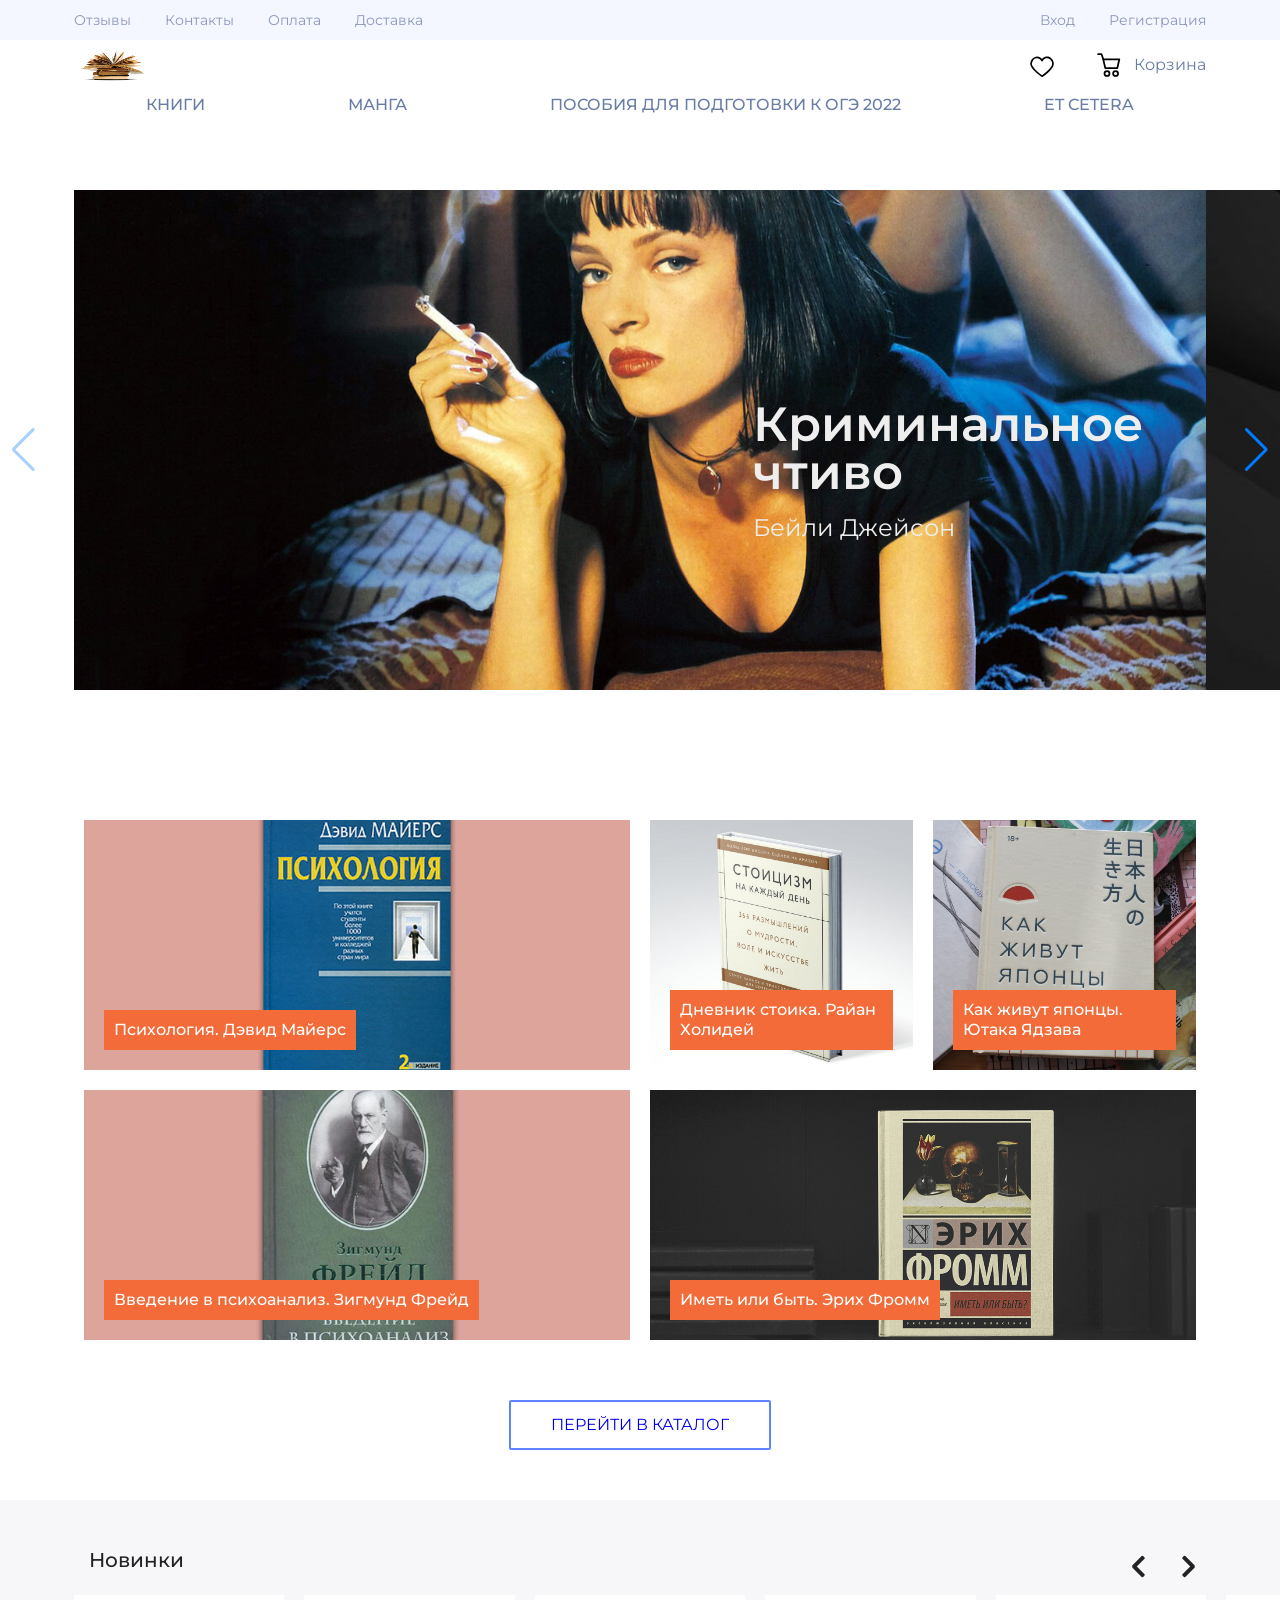
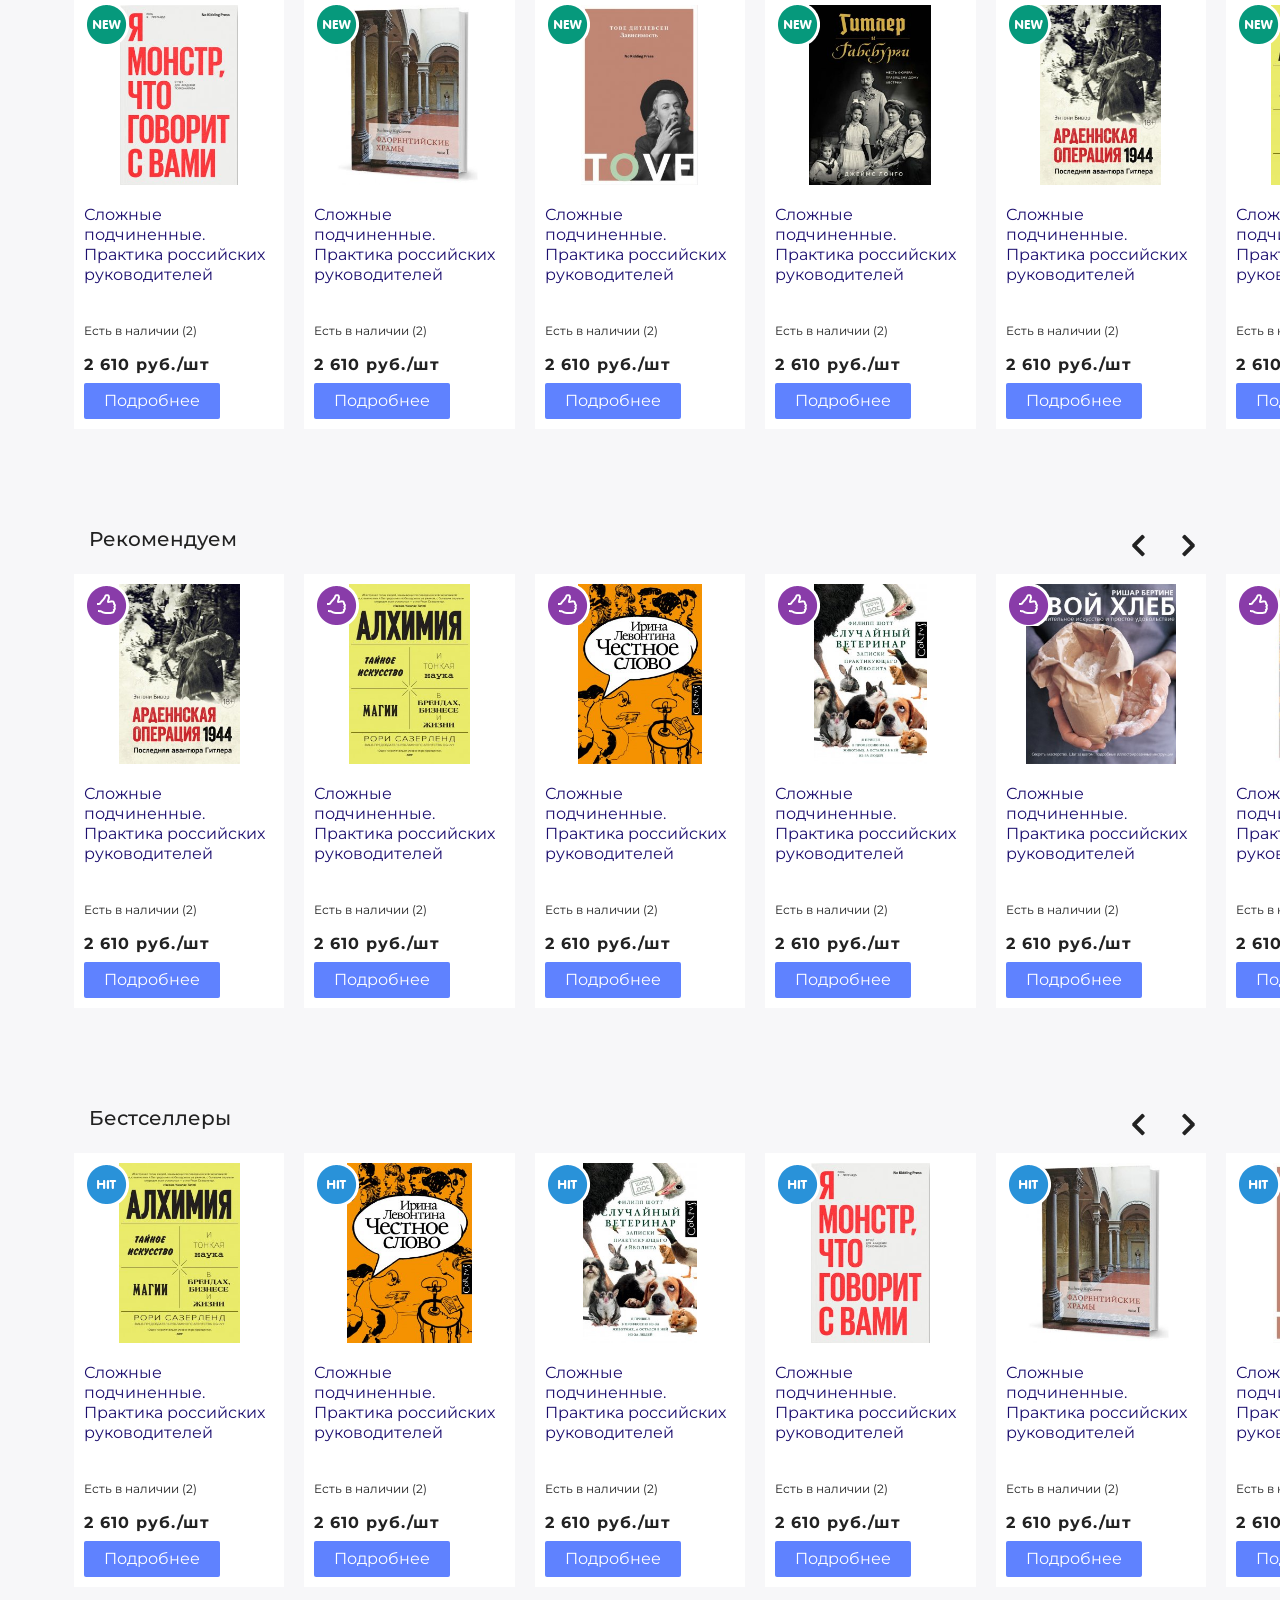
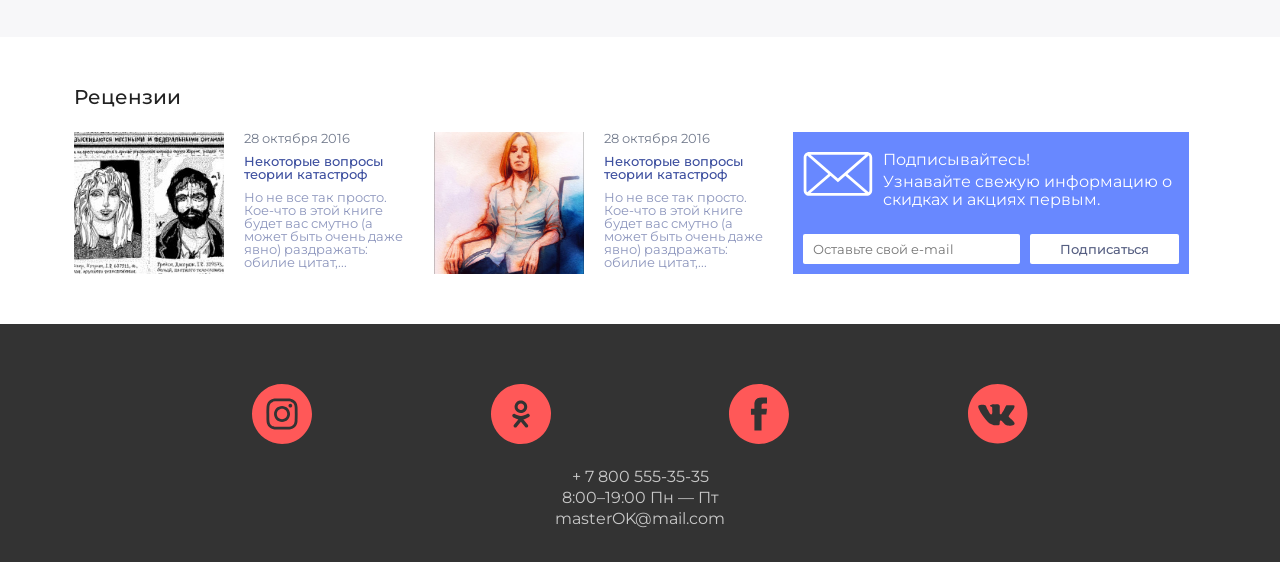
<file: index.html>
<!DOCTYPE html>
<html lang="en">
<head>
    <meta charset="UTF-8">
    <meta http-equiv="X-UA-Compatible" content="IE=edge">
    <meta name="viewport" content="width=device-width, initial-scale=1.0">
    <link rel="stylesheet" href="css/style.css">
    <link rel="preconnect" href="https://fonts.gstatic.com">
    <link href="https://fonts.googleapis.com/css2?family=Montserrat:wght@400;500;600;700&display=swap" rel="stylesheet">
    <link rel="stylesheet" href="https://unpkg.com/swiper/swiper-bundle.min.css" />
    <title>Booksshop</title>
</head>
<body>
    <header class="header" id="header">
        <div class="header-top">
            <div class="header-top__container">
                <div class="header-top__info">
                    <a href="" class="header-top__info-item">Отзывы</a>
                    <a href="" class="header-top__info-item">Контакты</a>
                    <a href="" class="header-top__info-item">Оплата</a>
                    <a href="" class="header-top__info-item">Доставка</a>
                </div>
                <div class="header-top__authoriz">
                    <a href="#" class="header-top__authoriz-entrance">Вход</a>
                    <a href="#" class="header-top__authoriz-reg">Регистрация</a>
                </div>
            </div>
        </div> 
        <div class="header-bottom">
            <div class="container">
                <div class="header-bottom__block">
                    <a href="index.html">
                        <img src="img/header/logo1.png" alt="header-logo" class="header__block-logo">
                    </a>
                    <div class="header__block-actions header__actions">
                        <a href="#" class="header__actions-item header__actions-serch">

                        </a>
                        <a href="#" class="header__actions-item header__actions-heart">
                            <img src="img/header/heart.svg" alt="">
                        </a>
                        <a href="#" class="header__actions-item header__actions-basket">
                            <img src="img/header/basket.svg" alt="">
                            <div class="header__basket-text">
                                Корзина
                            </div>
                        </a>
                    </div>
                </div>
                
                <nav class="header-bottom__nav nav" id="nav">
                    <a href="books.html" class="nav__item">Книги</a>
                    <a href="comics.html" class="nav__item">Манга</a>
                    <a href="periodicals.html" class="nav__item">Пособия для подготовки к ОГЭ 2022</a>
                    <a href="books.html" class="nav__item">Et cetera</a>
                </nav>
                </div>
            </div>
    </header>

    <div class="inro" id="inro">
        <div class="inro-container swiper-container"> 
            <div class="inro-wrapper swiper-wrapper">
                <div class="inro-slide swiper-slide">
                    <div class="inro-slide__inner inro-slide__01">
                        <img src="img/intro/01.jpg" alt="">
                        <div class="inro-slide__inner-text">
                            <h2>Криминальное чтиво</h2>
                            <h3>Бейли Джейсон</h3>
                        </div>
                    </div>
                </div>
                <div class="inro-slide swiper-slide">
                    <div class="inro-slide__inner inro-slide__01">
                        <img src="img/intro/02.jpg" alt="">
                        <div class="inro-slide__inner-text ">
                            <h2>Стрелок</h2>
                            <h3>Стивен Хантер</h3>
                        </div>
                    </div>
                </div>
                <div class="inro-slide swiper-slide">
                    <div class="inro-slide__inner inro-slide__01">
                        <img src="img/intro/03.jpg" alt="">
                        <div class="inro-slide__inner-text">
                            <h2>Властелин колец</h2>
                            <h3>Джон Р. Р. Толкин</h3>
                        </div>
                    </div>
                </div>
                <div class="inro-slide swiper-slide">
                    <div class="inro-slide__inner inro-slide__01">
                        <img src="img/intro/04.jpg" alt="">
                        <div class="inro-slide__inner-text">
                            <h2>Гарри Поттер</h2>
                            <h3>Джоан Роулинг</h3>
                        </div>
                    </div>
                </div>
                <div class="inro-slide swiper-slide">
                    <div class="inro-slide__inner inro-slide__01">
                        <img src="img/intro/05.jpg" alt="">
                        <div class="inro-slide__inner-text">
                            <h2>Сумерки</h2>
                            <h3>Стефани Майер</h3>
                        </div>
                    </div>
                </div>
            </div>
            <div class="swiper-pagination"></div>
            <div class="swiper-button-prev"></div>
            <div class="swiper-button-next"></div>
        </div>
    </div>

    <div class="promo">
        <div class="container">
            <div class="promo__inner">
                <div class="promo__items">
                    <a href="#" class="promo__item promo__item-1">
                        <div class="promo__item-img">
                            <img src="img/promo/01.jpg" alt="01">
                            <p>
                                Психология. Дэвид Майерс
                            </p>
                        </div>
                        
                    </a>
                    <div class="promo__item promo__item-2">
                        <div class="promo__item-img">
                            <img src="img/promo/02.jpg" alt="02">
                            <p>
                                Дневник стоика. Райан Холидей			
                            </p>
                        </div>
                        
                    </div>
                    <div class="promo__item promo__item-3">
                        <div class="promo__item-img">
                            <img src="img/promo/03.jpg" alt="03">
                            <p>
                                Как живут японцы. Ютака Ядзава				
                            </p>
                        </div>
                        
                        
                    </div>
                    <div class="promo__item promo__item-4">
                        <div class="promo__item-img">                        
                            <img src="img/promo/04.jpg" alt="04">
                            <p>
                                Введение в психоанализ. Зигмунд Фрейд		
                            </p>
                        </div>
                        
                    </div>
                    <div class="promo__item promo__item-5">
                        <div class="promo__item-img">
                            <img src="img/promo/05.png" alt="05">
                            <p>
                                Иметь или быть. Эрих Фромм			
                            </p>
                        </div>
                        
                        
                    </div>
                </div>   
            </div>
            <div class="promo-btn">
                <a href="books.html" class="promo-btn__inner">
                    Перейти в каталог
                </a>
            </div>
        </div>
    </div>

    <div class="slider-products">
        <div class="slider-products__container swiper-container">
            <div class="slider-products__top">
                <div class="slider-products__title">
                    Новинки
                </div>
                <div class="slider-products__btn">
                    <div class="slider-products__btn-prev"></div>
                    <div class="slider-products__btn-next"></div>
                </div>
            </div>

            <div class="slider-products__wrapper swiper-wrapper">
                <div class="slider-products__item swiper-slide">
                    <div class="slider-item__inner">
                        <a href="#" class="slider-item__inner-top">
                            <div class="slider-item__logo-01"></div>
                            <div class="slider-item__img">
                                <img src="img/new-products/01.jpg" alt="01">
                            </div>
                            <p>Сложные подчиненные. Практика российских руководителей</p>
                        </a>
                        <div class="slider-item__inner-bottom">
                            <div class="slider-item__inner-available">
                                Есть в наличии (2)
                            </div>
                            <div class="slider-item__inner-price">
                                2 610 руб./шт
                            </div>
                            <a href="#" class="slider-item__inner-btn">
                                Подробнее
                            </a>
                        </div>
                    </div>
                </div>
                <div class="slider-products__item swiper-slide">
                    <div class="slider-item__inner">
                        <a href="#" class="slider-item__inner-top">
                            <div class="slider-item__logo-01"></div>
                            <div class="slider-item__img">
                                <img src="img/new-products/02.jpeg" alt="01">
                            </div>
                            <p>Сложные подчиненные. Практика российских руководителей</p>
                        </a>
                        <div class="slider-item__inner-bottom">
                            <div class="slider-item__inner-available">
                                Есть в наличии (2)
                            </div>
                            <div class="slider-item__inner-price">
                                2 610 руб./шт
                            </div>
                            <a href="#" class="slider-item__inner-btn">
                                Подробнее
                            </a>
                        </div>
                    </div>
                </div>
                <div class="slider-products__item swiper-slide">
                    <div class="slider-item__inner">
                        <a href="#" class="slider-item__inner-top">
                            <div class="slider-item__logo-01"></div>
                            <div class="slider-item__img">
                                <img src="img/new-products/03.jpg" alt="01">
                            </div>
                            <p>Сложные подчиненные. Практика российских руководителей</p>
                        </a>
                        <div class="slider-item__inner-bottom">
                            <div class="slider-item__inner-available">
                                Есть в наличии (2)
                            </div>
                            <div class="slider-item__inner-price">
                                2 610 руб./шт
                            </div>
                            <a href="#" class="slider-item__inner-btn">
                                Подробнее
                            </a>
                        </div>
                    </div>
                </div>
                <div class="slider-products__item swiper-slide">
                    <div class="slider-item__inner">
                        <a href="#" class="slider-item__inner-top">
                            <div class="slider-item__logo-01"></div>
                            <div class="slider-item__img">
                                <img src="img/new-products/04.jpg" alt="01">
                            </div>
                            <p>Сложные подчиненные. Практика российских руководителей</p>
                        </a>
                        <div class="slider-item__inner-bottom">
                            <div class="slider-item__inner-available">
                                Есть в наличии (2)
                            </div>
                            <div class="slider-item__inner-price">
                                2 610 руб./шт
                            </div>
                            <a href="#" class="slider-item__inner-btn">
                                Подробнее
                            </a>
                        </div>
                    </div>
                </div>
                <div class="slider-products__item swiper-slide">
                    <div class="slider-item__inner">
                        <a href="#" class="slider-item__inner-top">
                            <div class="slider-item__logo-01"></div>
                            <div class="slider-item__img">
                                <img src="img/new-products/05.jpg" alt="01">
                            </div>
                            <p>Сложные подчиненные. Практика российских руководителей</p>
                        </a>
                        <div class="slider-item__inner-bottom">
                            <div class="slider-item__inner-available">
                                Есть в наличии (2)
                            </div>
                            <div class="slider-item__inner-price">
                                2 610 руб./шт
                            </div>
                            <a href="#" class="slider-item__inner-btn">
                                Подробнее
                            </a>
                        </div>
                    </div>
                </div>
                <div class="slider-products__item swiper-slide">
                    <div class="slider-item__inner">
                        <a href="#" class="slider-item__inner-top">
                            <div class="slider-item__logo-01"></div>
                            <div class="slider-item__img">
                                <img src="img/new-products/06.jpg" alt="01">
                            </div>
                            <p>Сложные подчиненные. Практика российских руководителей</p>
                        </a>
                        <div class="slider-item__inner-bottom">
                            <div class="slider-item__inner-available">
                                Есть в наличии (2)
                            </div>
                            <div class="slider-item__inner-price">
                                2 610 руб./шт
                            </div>
                            <a href="#" class="slider-item__inner-btn">
                                Подробнее
                            </a>
                        </div>
                    </div>
                </div>
                <div class="slider-products__item swiper-slide">
                    <div class="slider-item__inner">
                        <a href="#" class="slider-item__inner-top">
                            <div class="slider-item__logo-01"></div>
                            <div class="slider-item__img">
                                <img src="img/new-products/07.jpg" alt="01">
                            </div>
                            <p>Сложные подчиненные. Практика российских руководителей</p>
                        </a>
                        <div class="slider-item__inner-bottom">
                            <div class="slider-item__inner-available">
                                Есть в наличии (2)
                            </div>
                            <div class="slider-item__inner-price">
                                2 610 руб./шт
                            </div>
                            <a href="#" class="slider-item__inner-btn">
                                Подробнее
                            </a>
                        </div>
                    </div>
                </div>
                <div class="slider-products__item swiper-slide">
                    <div class="slider-item__inner">
                        <a href="#" class="slider-item__inner-top">
                            <div class="slider-item__logo-01"></div>
                            <div class="slider-item__img">
                                <img src="img/new-products/08.jpg" alt="01">
                            </div>
                            <p>Сложные подчиненные. Практика российских руководителей</p>
                        </a>
                        <div class="slider-item__inner-bottom">
                            <div class="slider-item__inner-available">
                                Есть в наличии (2)
                            </div>
                            <div class="slider-item__inner-price">
                                2 610 руб./шт
                            </div>
                            <a href="#" class="slider-item__inner-btn">
                                Подробнее
                            </a>
                        </div>
                    </div>
                </div>
                <div class="slider-products__item swiper-slide">
                    <div class="slider-item__inner">
                        <a href="#" class="slider-item__inner-top">
                            <div class="slider-item__logo-01"></div>
                            <div class="slider-item__img">
                                <img src="img/new-products/09.jpg" alt="01">
                            </div>
                            <p>Сложные подчиненные. Практика российских руководителей</p>
                        </a>
                        <div class="slider-item__inner-bottom">
                            <div class="slider-item__inner-available">
                                Есть в наличии (2)
                            </div>
                            <div class="slider-item__inner-price">
                                2 610 руб./шт
                            </div>
                            <a href="#" class="slider-item__inner-btn">
                                Подробнее
                            </a>
                        </div>
                    </div>
                </div>
                <div class="slider-products__item swiper-slide">
                    <div class="slider-item__inner">
                        <a href="#" class="slider-item__inner-top">
                            <div class="slider-item__logo-01"></div>
                            <div class="slider-item__img">
                                <img src="img/new-products/10.jpg" alt="01">
                            </div>
                            <p>Сложные подчиненные. Практика российских руководителей</p>
                        </a>
                        <div class="slider-item__inner-bottom">
                            <div class="slider-item__inner-available">
                                Есть в наличии (2)
                            </div>
                            <div class="slider-item__inner-price">
                                2 610 руб./шт
                            </div>
                            <a href="#" class="slider-item__inner-btn">
                                Подробнее
                            </a>
                        </div>
                    </div>
                </div>
            </div>

        </div>
    </div>
    
    <div class="slider-products">
        <div class="slider-products__container swiper-container">
            <div class="slider-products__top">
                <div class="slider-products__title">
                    Рекомендуем
                </div>
                <div class="slider-products__btn">
                    <div class="slider-products__btn-prev"></div>
                    <div class="slider-products__btn-next"></div>
                </div>
            </div>

            <div class="slider-products__wrapper swiper-wrapper">
                
                <div class="slider-products__item swiper-slide">
                    <div class="slider-item__inner">
                        <a href="#" class="slider-item__inner-top">
                            <div class="slider-item__logo-02"></div>
                            <div class="slider-item__img">
                                <img src="img/new-products/05.jpg" alt="01">
                            </div>
                            <p>Сложные подчиненные. Практика российских руководителей</p>
                        </a>
                        <div class="slider-item__inner-bottom">
                            <div class="slider-item__inner-available">
                                Есть в наличии (2)
                            </div>
                            <div class="slider-item__inner-price">
                                2 610 руб./шт
                            </div>
                            <a href="#" class="slider-item__inner-btn">
                                Подробнее
                            </a>
                        </div>
                    </div>
                </div>
                <div class="slider-products__item swiper-slide">
                    <div class="slider-item__inner">
                        <a href="#" class="slider-item__inner-top">
                            <div class="slider-item__logo-02"></div>
                            <div class="slider-item__img">
                                <img src="img/new-products/06.jpg" alt="01">
                            </div>
                            <p>Сложные подчиненные. Практика российских руководителей</p>
                        </a>
                        <div class="slider-item__inner-bottom">
                            <div class="slider-item__inner-available">
                                Есть в наличии (2)
                            </div>
                            <div class="slider-item__inner-price">
                                2 610 руб./шт
                            </div>
                            <a href="#" class="slider-item__inner-btn">
                                Подробнее
                            </a>
                        </div>
                    </div>
                </div>
                <div class="slider-products__item swiper-slide">
                    <div class="slider-item__inner">
                        <a href="#" class="slider-item__inner-top">
                            <div class="slider-item__logo-02"></div>
                            <div class="slider-item__img">
                                <img src="img/new-products/07.jpg" alt="01">
                            </div>
                            <p>Сложные подчиненные. Практика российских руководителей</p>
                        </a>
                        <div class="slider-item__inner-bottom">
                            <div class="slider-item__inner-available">
                                Есть в наличии (2)
                            </div>
                            <div class="slider-item__inner-price">
                                2 610 руб./шт
                            </div>
                            <a href="#" class="slider-item__inner-btn">
                                Подробнее
                            </a>
                        </div>
                    </div>
                </div>
                <div class="slider-products__item swiper-slide">
                    <div class="slider-item__inner">
                        <a href="#" class="slider-item__inner-top">
                            <div class="slider-item__logo-02"></div>
                            <div class="slider-item__img">
                                <img src="img/new-products/08.jpg" alt="01">
                            </div>
                            <p>Сложные подчиненные. Практика российских руководителей</p>
                        </a>
                        <div class="slider-item__inner-bottom">
                            <div class="slider-item__inner-available">
                                Есть в наличии (2)
                            </div>
                            <div class="slider-item__inner-price">
                                2 610 руб./шт
                            </div>
                            <a href="#" class="slider-item__inner-btn">
                                Подробнее
                            </a>
                        </div>
                    </div>
                </div>
                <div class="slider-products__item swiper-slide">
                    <div class="slider-item__inner">
                        <a href="#" class="slider-item__inner-top">
                            <div class="slider-item__logo-02"></div>
                            <div class="slider-item__img">
                                <img src="img/new-products/09.jpg" alt="01">
                            </div>
                            <p>Сложные подчиненные. Практика российских руководителей</p>
                        </a>
                        <div class="slider-item__inner-bottom">
                            <div class="slider-item__inner-available">
                                Есть в наличии (2)
                            </div>
                            <div class="slider-item__inner-price">
                                2 610 руб./шт
                            </div>
                            <a href="#" class="slider-item__inner-btn">
                                Подробнее
                            </a>
                        </div>
                    </div>
                </div>
                <div class="slider-products__item swiper-slide">
                    <div class="slider-item__inner">
                        <a href="#" class="slider-item__inner-top">
                            <div class="slider-item__logo-02"></div>
                            <div class="slider-item__img">
                                <img src="img/new-products/10.jpg" alt="01">
                            </div>
                            <p>Сложные подчиненные. Практика российских руководителей</p>
                        </a>
                        <div class="slider-item__inner-bottom">
                            <div class="slider-item__inner-available">
                                Есть в наличии (2)
                            </div>
                            <div class="slider-item__inner-price">
                                2 610 руб./шт
                            </div>
                            <a href="#" class="slider-item__inner-btn">
                                Подробнее
                            </a>
                        </div>
                    </div>
                </div>
                <div class="slider-products__item swiper-slide">
                    <div class="slider-item__inner">
                        <a href="#" class="slider-item__inner-top">
                            <div class="slider-item__logo-02"></div>
                            <div class="slider-item__img">
                                <img src="img/new-products/01.jpg" alt="01">
                            </div>
                            <p>Сложные подчиненные. Практика российских руководителей</p>
                        </a>
                        <div class="slider-item__inner-bottom">
                            <div class="slider-item__inner-available">
                                Есть в наличии (2)
                            </div>
                            <div class="slider-item__inner-price">
                                2 610 руб./шт
                            </div>
                            <a href="#" class="slider-item__inner-btn">
                                Подробнее
                            </a>
                        </div>
                    </div>
                </div>
                <div class="slider-products__item swiper-slide">
                    <div class="slider-item__inner">
                        <a href="#" class="slider-item__inner-top">
                            <div class="slider-item__logo-02"></div>
                            <div class="slider-item__img">
                                <img src="img/new-products/02.jpeg" alt="01">
                            </div>
                            <p>Сложные подчиненные. Практика российских руководителей</p>
                        </a>
                        <div class="slider-item__inner-bottom">
                            <div class="slider-item__inner-available">
                                Есть в наличии (2)
                            </div>
                            <div class="slider-item__inner-price">
                                2 610 руб./шт
                            </div>
                            <a href="#" class="slider-item__inner-btn">
                                Подробнее
                            </a>
                        </div>
                    </div>
                </div>
                <div class="slider-products__item swiper-slide">
                    <div class="slider-item__inner">
                        <a href="#" class="slider-item__inner-top">
                            <div class="slider-item__logo-02"></div>
                            <div class="slider-item__img">
                                <img src="img/new-products/03.jpg" alt="01">
                            </div>
                            <p>Сложные подчиненные. Практика российских руководителей</p>
                        </a>
                        <div class="slider-item__inner-bottom">
                            <div class="slider-item__inner-available">
                                Есть в наличии (2)
                            </div>
                            <div class="slider-item__inner-price">
                                2 610 руб./шт
                            </div>
                            <a href="#" class="slider-item__inner-btn">
                                Подробнее
                            </a>
                        </div>
                    </div>
                </div>
                <div class="slider-products__item swiper-slide">
                    <div class="slider-item__inner">
                        <a href="#" class="slider-item__inner-top">
                            <div class="slider-item__logo-02"></div>
                            <div class="slider-item__img">
                                <img src="img/new-products/04.jpg" alt="01">
                            </div>
                            <p>Сложные подчиненные. Практика российских руководителей</p>
                        </a>
                        <div class="slider-item__inner-bottom">
                            <div class="slider-item__inner-available">
                                Есть в наличии (2)
                            </div>
                            <div class="slider-item__inner-price">
                                2 610 руб./шт
                            </div>
                            <a href="#" class="slider-item__inner-btn">
                                Подробнее
                            </a>
                        </div>
                    </div>
                </div>
            </div>

        </div>
    </div>

    <div class="slider-products">
        <div class="slider-products__container swiper-container">
            <div class="slider-products__top">
                <div class="slider-products__title">
                    Бестселлеры
                </div>
                <div class="slider-products__btn">
                    <div class="slider-products__btn-prev"></div>
                    <div class="slider-products__btn-next"></div>
                </div>
            </div>

            <div class="slider-products__wrapper swiper-wrapper">
                <div class="slider-products__item swiper-slide">
                    <div class="slider-item__inner">
                        <a href="#" class="slider-item__inner-top">
                            <div class="slider-item__logo-03"></div>
                            <div class="slider-item__img">
                                <img src="img/new-products/06.jpg" alt="01">
                            </div>
                            <p>Сложные подчиненные. Практика российских руководителей</p>
                        </a>
                        <div class="slider-item__inner-bottom">
                            <div class="slider-item__inner-available">
                                Есть в наличии (2)
                            </div>
                            <div class="slider-item__inner-price">
                                2 610 руб./шт
                            </div>
                            <a href="#" class="slider-item__inner-btn">
                                Подробнее
                            </a>
                        </div>
                    </div>
                </div>
                <div class="slider-products__item swiper-slide">
                    <div class="slider-item__inner">
                        <a href="#" class="slider-item__inner-top">
                            <div class="slider-item__logo-03"></div>
                            <div class="slider-item__img">
                                <img src="img/new-products/07.jpg" alt="01">
                            </div>
                            <p>Сложные подчиненные. Практика российских руководителей</p>
                        </a>
                        <div class="slider-item__inner-bottom">
                            <div class="slider-item__inner-available">
                                Есть в наличии (2)
                            </div>
                            <div class="slider-item__inner-price">
                                2 610 руб./шт
                            </div>
                            <a href="#" class="slider-item__inner-btn">
                                Подробнее
                            </a>
                        </div>
                    </div>
                </div>
                <div class="slider-products__item swiper-slide">
                    <div class="slider-item__inner">
                        <a href="#" class="slider-item__inner-top">
                            <div class="slider-item__logo-03"></div>
                            <div class="slider-item__img">
                                <img src="img/new-products/08.jpg" alt="01">
                            </div>
                            <p>Сложные подчиненные. Практика российских руководителей</p>
                        </a>
                        <div class="slider-item__inner-bottom">
                            <div class="slider-item__inner-available">
                                Есть в наличии (2)
                            </div>
                            <div class="slider-item__inner-price">
                                2 610 руб./шт
                            </div>
                            <a href="#" class="slider-item__inner-btn">
                                Подробнее
                            </a>
                        </div>
                    </div>
                </div> 
                <div class="slider-products__item swiper-slide">
                    <div class="slider-item__inner">
                        <a href="#" class="slider-item__inner-top">
                            <div class="slider-item__logo-03"></div>
                            <div class="slider-item__img">
                                <img src="img/new-products/01.jpg" alt="01">
                            </div>
                            <p>Сложные подчиненные. Практика российских руководителей</p>
                        </a>
                        <div class="slider-item__inner-bottom">
                            <div class="slider-item__inner-available">
                                Есть в наличии (2)
                            </div>
                            <div class="slider-item__inner-price">
                                2 610 руб./шт
                            </div>
                            <a href="#" class="slider-item__inner-btn">
                                Подробнее
                            </a>
                        </div>
                    </div>
                </div>
                <div class="slider-products__item swiper-slide">
                    <div class="slider-item__inner">
                        <a href="#" class="slider-item__inner-top">
                            <div class="slider-item__logo-03"></div>
                            <div class="slider-item__img">
                                <img src="img/new-products/02.jpeg" alt="01">
                            </div>
                            <p>Сложные подчиненные. Практика российских руководителей</p>
                        </a>
                        <div class="slider-item__inner-bottom">
                            <div class="slider-item__inner-available">
                                Есть в наличии (2)
                            </div>
                            <div class="slider-item__inner-price">
                                2 610 руб./шт
                            </div>
                            <a href="#" class="slider-item__inner-btn">
                                Подробнее
                            </a>
                        </div>
                    </div>
                </div>
                <div class="slider-products__item swiper-slide">
                    <div class="slider-item__inner">
                        <a href="#" class="slider-item__inner-top">
                            <div class="slider-item__logo-03"></div>
                            <div class="slider-item__img">
                                <img src="img/new-products/03.jpg" alt="01">
                            </div>
                            <p>Сложные подчиненные. Практика российских руководителей</p>
                        </a>
                        <div class="slider-item__inner-bottom">
                            <div class="slider-item__inner-available">
                                Есть в наличии (2)
                            </div>
                            <div class="slider-item__inner-price">
                                2 610 руб./шт
                            </div>
                            <a href="#" class="slider-item__inner-btn">
                                Подробнее
                            </a>
                        </div>
                    </div>
                </div>
                <div class="slider-products__item swiper-slide">
                    <div class="slider-item__inner">
                        <a href="#" class="slider-item__inner-top">
                            <div class="slider-item__logo-03"></div>
                            <div class="slider-item__img">
                                <img src="img/new-products/04.jpg" alt="01">
                            </div>
                            <p>Сложные подчиненные. Практика российских руководителей</p>
                        </a>
                        <div class="slider-item__inner-bottom">
                            <div class="slider-item__inner-available">
                                Есть в наличии (2)
                            </div>
                            <div class="slider-item__inner-price">
                                2 610 руб./шт
                            </div>
                            <a href="#" class="slider-item__inner-btn">
                                Подробнее
                            </a>
                        </div>
                    </div>
                </div>
                <div class="slider-products__item swiper-slide">
                    <div class="slider-item__inner">
                        <a href="#" class="slider-item__inner-top">
                            <div class="slider-item__logo-03"></div>
                            <div class="slider-item__img">
                                <img src="img/new-products/05.jpg" alt="01">
                            </div>
                            <p>Сложные подчиненные. Практика российских руководителей</p>
                        </a>
                        <div class="slider-item__inner-bottom">
                            <div class="slider-item__inner-available">
                                Есть в наличии (2)
                            </div>
                            <div class="slider-item__inner-price">
                                2 610 руб./шт
                            </div>
                            <a href="#" class="slider-item__inner-btn">
                                Подробнее
                            </a>
                        </div>
                    </div>
                </div>
               
                <div class="slider-products__item swiper-slide">
                    <div class="slider-item__inner">
                        <a href="#" class="slider-item__inner-top">
                            <div class="slider-item__logo-03"></div>
                            <div class="slider-item__img">
                                <img src="img/new-products/09.jpg" alt="01">
                            </div>
                            <p>Сложные подчиненные. Практика российских руководителей</p>
                        </a>
                        <div class="slider-item__inner-bottom">
                            <div class="slider-item__inner-available">
                                Есть в наличии (2)
                            </div>
                            <div class="slider-item__inner-price">
                                2 610 руб./шт
                            </div>
                            <a href="#" class="slider-item__inner-btn">
                                Подробнее
                            </a>
                        </div>
                    </div>
                </div>
                <div class="slider-products__item swiper-slide">
                    <div class="slider-item__inner">
                        <a href="#" class="slider-item__inner-top">
                            <div class="slider-item__logo-03"></div>
                            <div class="slider-item__img">
                                <img src="img/new-products/10.jpg" alt="01">
                            </div>
                            <p>Сложные подчиненные. Практика российских руководителей</p>
                        </a>
                        <div class="slider-item__inner-bottom">
                            <div class="slider-item__inner-available">
                                Есть в наличии (2)
                            </div>
                            <div class="slider-item__inner-price">
                                2 610 руб./шт
                            </div>
                            <a href="#" class="slider-item__inner-btn">
                                Подробнее
                            </a>
                        </div>
                    </div>
                </div>
            </div>

        </div>
    </div>

    <div class="review"> 
        <div class="container">
            <div class="review__title">
                Рецензии
            </div>
            <div class="review__inner"> 
                <div class="review__column review-1">
                    <div class="review-1__img">
                        <img src="img/review/01.jpg" alt="img">
                    </div>
                    <div class="review-1__text">
                        <div class="review-1__text-date">
                            28 октября 2016
                        </div>
                        <div class="review-1__text-title">
                            Некоторые вопросы теории катастроф
                        </div>
                        <div class="review-1__text-subtitle">
                            Но не все так просто. Кое-что в этой книге будет вас смутно (а может быть очень даже явно) раздражать: обилие цитат,...
                        </div>
                    </div>     
                </div>
                <div class="review__column review-1">
                    <div class="review-1__img">
                        <img src="img/review/02.jpg" alt="img">
                    </div>
                    <div class="review-1__text">
                        <div class="review-1__text-date">
                            28 октября 2016
                        </div>
                        <div class="review-1__text-title">
                            Некоторые вопросы теории катастроф
                        </div>
                        <div class="review-1__text-subtitle">
                            Но не все так просто. Кое-что в этой книге будет вас смутно (а может быть очень даже явно) раздражать: обилие цитат,...
                        </div>
                    </div>     
                </div>
                <div class="review__column review-email">
                    <div class="review-email__top">
                        <div class="review-email__top-img">
                            <img src="img/icons/mail.svg" alt="img">
                        </div>
                        <div class="review-email__top-text">
                            <div class="review-email__title">
                                Подписывайтесь!
                            </div>
                            <div class="review-email__subtitle">
                                Узнавайте свежую информацию о скидках и акциях первым.
                            </div>
                        </div>
                    </div>
                    <div class="review-email__bottom review-email__btns">
                        <form action="" class="review-email__form">
                            <input class="review-form__mail" type="email" placeholder="Оставьте свой e-mail">
                            <button class="review-form__button">Подписаться</button>
                        </form>
                    </div>
                </div>
            </div>
        </div>
    </div>

    <footer class="footer">
        <div class="container">
            <div class="footer__social">
                <a href="#" class="footer__item">
                    <img src="img/footer/01.svg">
                </a>
                <a href="#" class="footer__item">
                    <img src="img/footer/02.svg">
                </a>
                <a href="#" class="footer__item">
                    <img src="img/footer/03.svg">
                </a>
                <a href="#" class="footer__item">
                    <img src="img/footer/04.svg">
                </a>
            </div>
            <div class="footer__contacts">
                <div class="footer__contacts-item">+ 7 800 555-35-35</div>
                <div class="footer__contacts-item">8:00–19:00 Пн — Пт </div>
                <div class="footer__contacts-item">masterOK@mail.com</div>
            </div>
        </div>
    </footer>
    

    <script src="https://unpkg.com/swiper/swiper-bundle.min.js"></script>
    <script src="js/script.js"></script>
    <script src="https://cdnjs.cloudflare.com/ajax/libs/jquery/3.2.1/jquery.min.js"></script>
	<script src="js/script.js"></script>
</body>
</html>
</file>
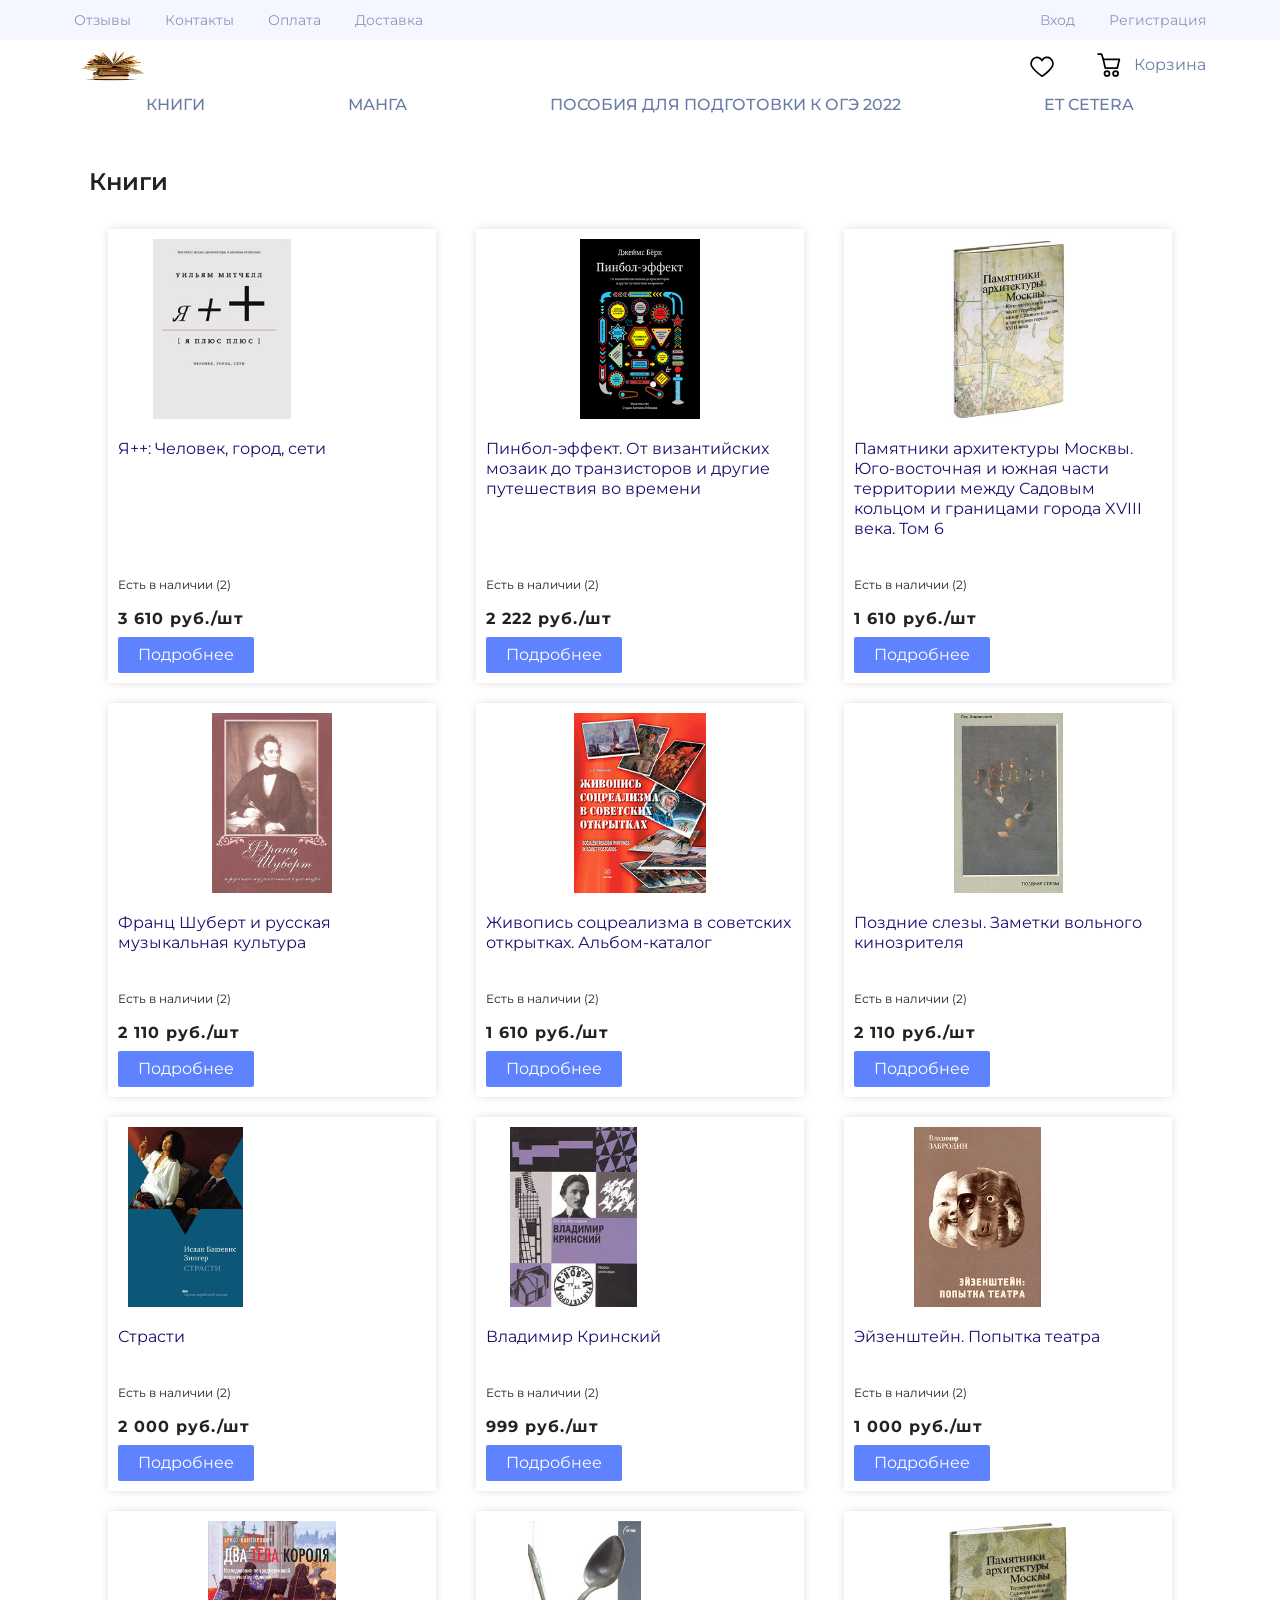
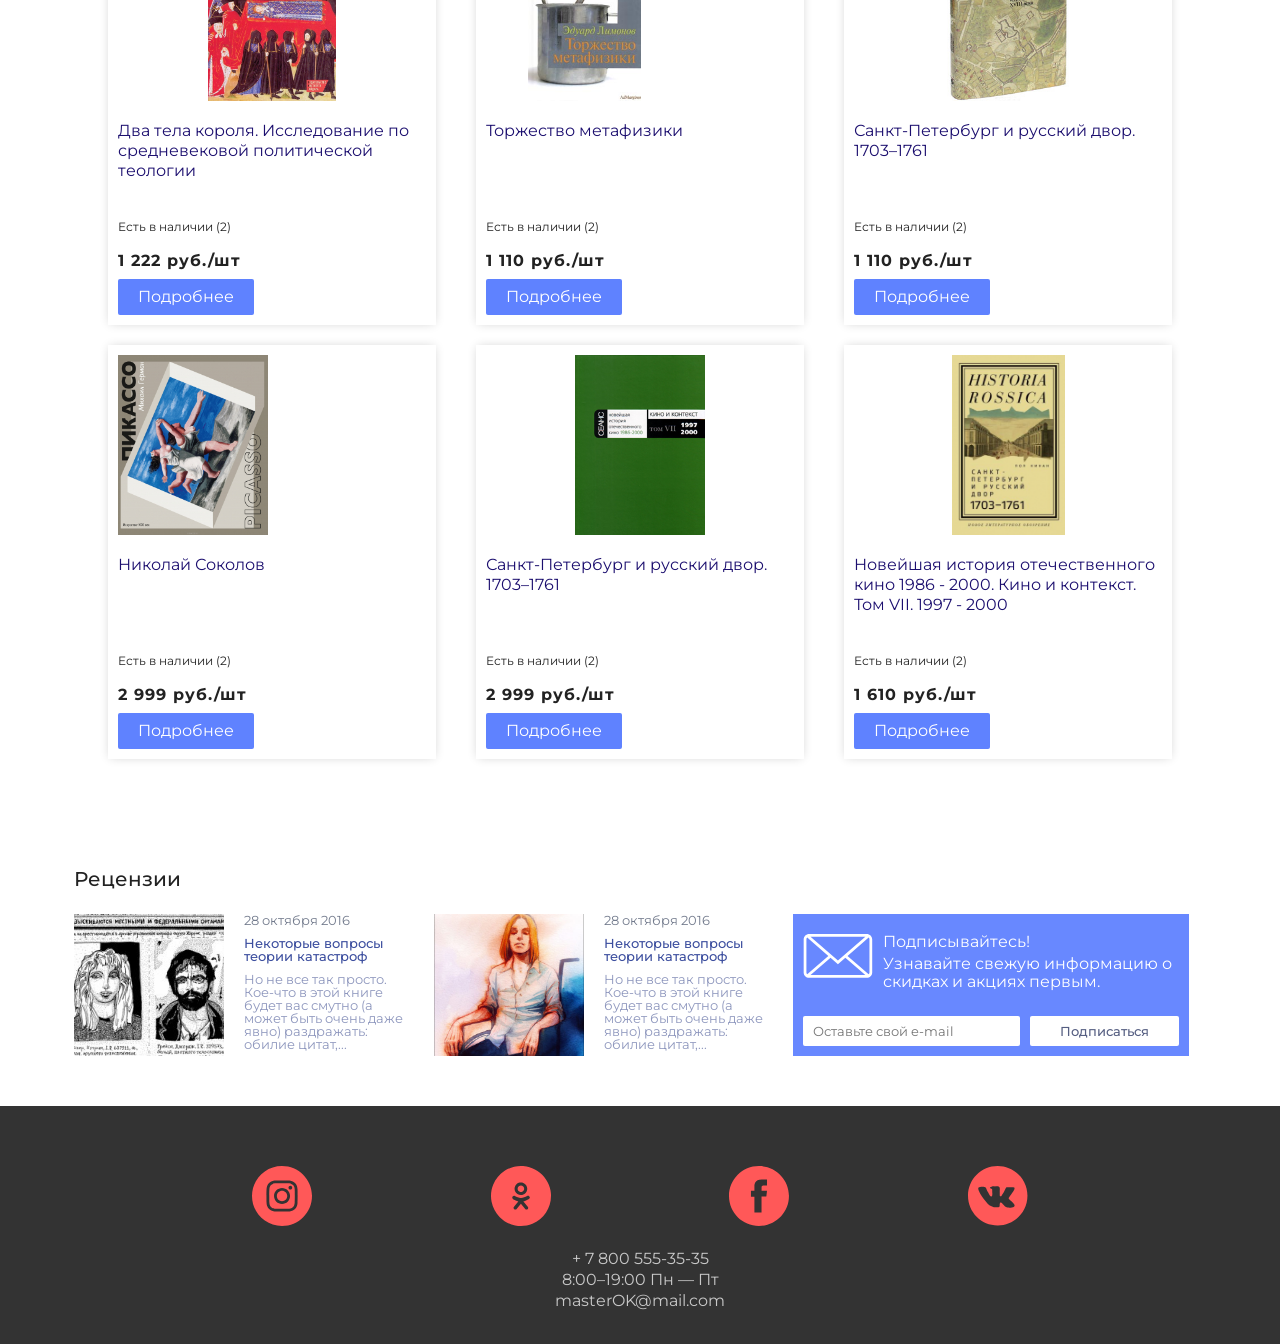
<file: books.html>
<!DOCTYPE html>
<html lang="en">
<head>
    <meta charset="UTF-8">
    <meta http-equiv="X-UA-Compatible" content="IE=edge">
    <meta name="viewport" content="width=device-width, initial-scale=1.0">
    <link rel="stylesheet" href="css/style.css">
    <link rel="preconnect" href="https://fonts.gstatic.com">
    <link href="https://fonts.googleapis.com/css2?family=Montserrat:wght@400;500;600;700&display=swap" rel="stylesheet">
    <link rel="stylesheet" href="https://unpkg.com/swiper/swiper-bundle.min.css" />
    <title>Booksshop</title>
</head>
<body>
    <header class="header">
        <div class="header-top">
            <div class="header-top__container">
                <div class="header-top__info">
                    <a href="" class="header-top__info-item">Отзывы</a>
                    <a href="" class="header-top__info-item">Контакты</a>
                    <a href="" class="header-top__info-item">Оплата</a>
                    <a href="" class="header-top__info-item">Доставка</a>
                </div>
                <div class="header-top__authoriz">
                    <a href="#" class="header-top__authoriz-entrance">Вход</a>
                    <a href="#" class="header-top__authoriz-reg">Регистрация</a>
                </div>
            </div>
        </div> 
        <div class="header-bottom">
            <div class="container">
                <div class="header-bottom__block">
                    <a href="index.html">
                        <img src="img/header/logo1.png" alt="header-logo" class="header__block-logo">
                    </a>
                    
                    <div class="header__block-actions header__actions">
                        <a href="#" class="header__actions-item header__actions-serch">

                        </a>
                        <a href="#" class="header__actions-item header__actions-heart">
                            <img src="img/header/heart.svg" alt="">
                        </a>
                        <a href="#" class="header__actions-item header__actions-basket">
                            <img src="img/header/basket.svg" alt="">
                            <div class="header__basket-text">
                                Корзина
                            </div>
                        </a>
                    </div>
                </div>
                
                <nav class="header-bottom__nav nav">
                    <a href="books.html" class="nav__item">Книги</a>
                    <a href="comics.html" class="nav__item">Манга</a>
                    <a href="periodicals.html" class="nav__item">Пособия для подготовки к ОГЭ 2022</a>
                    <a href="books.html" class="nav__item">Et cetera</a>
                </nav>
                </div>
            </div>
    </header>

    <div class="books">
        <div class="container">
            <div class="books-title">
                Книги
            </div>
            <div class="books__inner">
                
                <div class="books__item">
                    <div class="books-item__inner">
                        <a href="#" class="books-item__inner-top">
                            <div class="books-item__logo-01"></div>
                            <div class="books-item__img">
                                <img src="img/books/01.jpg" alt="01">
                            </div>
                            <p>Я++: Человек, город, сети</p>
                        </a>
                        <div class="books-item__inner-bottom">
                            <div class="books-item__inner-available">
                                Есть в наличии (2)
                            </div>
                            <div class="books-item__inner-price">
                                3 610 руб./шт
                            </div>
                            <a href="#" class="books-item__inner-btn">
                                Подробнее
                            </a>
                        </div>
                    </div>
                </div>
                <div class="books__item">
                    <div class="books-item__inner">
                        <a href="#" class="books-item__inner-top">
                            <div class="books-item__logo-01"></div>
                            <div class="books-item__img">
                                <img src="img/books/02.jpg" alt="01">
                            </div>
                            <p>Пинбол-эффект. От византийских мозаик до транзисторов и другие путешествия во времени </p>
                        </a>
                        <div class="books-item__inner-bottom">
                            <div class="books-item__inner-available">
                                Есть в наличии (2)
                            </div>
                            <div class="books-item__inner-price">
                                2 222 руб./шт
                            </div>
                            <a href="#" class="books-item__inner-btn">
                                Подробнее
                            </a>
                        </div>
                    </div>
                </div>
                <div class="books__item">
                    <div class="books-item__inner">
                        <a href="#" class="books-item__inner-top">
                            <div class="books-item__logo-01"></div>
                            <div class="books-item__img">
                                <img src="img/books/03.jpg" alt="01">
                            </div>
                            <p>
                                Памятники архитектуры Москвы. Юго-восточная и южная части территории между Садовым кольцом и границами города XVIII века.  Том 6
                            </p>
                        </a>
                        <div class="books-item__inner-bottom">
                            <div class="books-item__inner-available">
                                Есть в наличии (2)
                            </div>
                            <div class="books-item__inner-price">
                                1 610 руб./шт
                            </div>
                            <a href="#" class="books-item__inner-btn">
                                Подробнее
                            </a>
                        </div>
                    </div>
                </div>
                <div class="books__item">
                    <div class="books-item__inner">
                        <a href="#" class="books-item__inner-top">
                            <div class="books-item__logo-01"></div>
                            <div class="books-item__img">
                                <img src="img/books/04.jpg" alt="01">
                            </div>
                            <p>
                                Франц Шуберт и русская музыкальная культура
                                
                            </p>
                        </a>
                        <div class="books-item__inner-bottom">
                            <div class="books-item__inner-available">
                                Есть в наличии (2)
                            </div>
                            <div class="books-item__inner-price">
                                2 110 руб./шт
                            </div>
                            <a href="#" class="books-item__inner-btn">
                                Подробнее
                            </a>
                        </div>
                    </div>
                </div>
                <div class="books__item">
                    <div class="books-item__inner">
                        <a href="#" class="books-item__inner-top">
                            <div class="books-item__logo-01"></div>
                            <div class="books-item__img">
                                <img src="img/books/05.jpg" alt="01">
                            </div>
                            <p>
                                Живопись соцреализма в советских открытках. Альбом-каталог

                            </p>
                        </a>
                        <div class="books-item__inner-bottom">
                            <div class="books-item__inner-available">
                                Есть в наличии (2)
                            </div>
                            <div class="books-item__inner-price">
                                1 610 руб./шт
                            </div>
                            <a href="#" class="books-item__inner-btn">
                                Подробнее
                            </a>
                        </div>
                    </div>
                </div>
                <div class="books__item">
                    <div class="books-item__inner">
                        <a href="#" class="books-item__inner-top">
                            <div class="books-item__logo-01"></div>
                            <div class="books-item__img">
                                <img src="img/books/06.jpg" alt="01">
                            </div>
                            <p>
                                Поздние слезы. Заметки вольного кинозрителя
                            </p>
                        </a>
                        <div class="books-item__inner-bottom">
                            <div class="books-item__inner-available">
                                Есть в наличии (2)
                            </div>
                            <div class="books-item__inner-price">
                                2 110 руб./шт
                            </div>
                            <a href="#" class="books-item__inner-btn">
                                Подробнее
                            </a>
                        </div>
                    </div>
                </div>
                <div class="books__item">
                    <div class="books-item__inner">
                        <a href="#" class="books-item__inner-top">
                            <div class="books-item__logo-01"></div>
                            <div class="books-item__img">
                                <img src="img/books/07.jpg" alt="01">
                            </div>
                            <p>
                                Страсти
                            </p>
                        </a>
                        <div class="books-item__inner-bottom">
                            <div class="books-item__inner-available">
                                Есть в наличии (2)
                            </div>
                            <div class="books-item__inner-price">
                                2 000 руб./шт
                            </div>
                            <a href="#" class="books-item__inner-btn">
                                Подробнее
                            </a>
                        </div>
                    </div>
                </div>
                <div class="books__item">
                    <div class="books-item__inner">
                        <a href="#" class="books-item__inner-top">
                            <div class="books-item__logo-01"></div>
                            <div class="books-item__img">
                                <img src="img/books/08.jpg" alt="01">
                            </div>
                            <p>
                                Владимир Кринский
                            </p>
                        </a>
                        <div class="books-item__inner-bottom">
                            <div class="books-item__inner-available">
                                Есть в наличии (2)
                            </div>
                            <div class="books-item__inner-price">
                                999 руб./шт
                            </div>
                            <a href="#" class="books-item__inner-btn">
                                Подробнее
                            </a>
                        </div>
                    </div>
                </div>
                <div class="books__item">
                    <div class="books-item__inner">
                        <a href="#" class="books-item__inner-top">
                            <div class="books-item__logo-01"></div>
                            <div class="books-item__img">
                                <img src="img/books/09.jpg" alt="01">
                            </div>
                            <p>
                                Эйзенштейн. Попытка театра
                            </p>
                        </a>
                        <div class="books-item__inner-bottom">
                            <div class="books-item__inner-available">
                                Есть в наличии (2)
                            </div>
                            <div class="books-item__inner-price">
                                1 000 руб./шт
                            </div>
                            <a href="#" class="books-item__inner-btn">
                                Подробнее
                            </a>
                        </div>
                    </div>
                </div>
                <div class="books__item">
                    <div class="books-item__inner">
                        <a href="#" class="books-item__inner-top">
                            <div class="books-item__logo-01"></div>
                            <div class="books-item__img">
                                <img src="img/books/10.jpg" alt="01">
                            </div>
                            <p>
                                Два тела короля. Исследование по средневековой политической теологии
                            </p>
                        </a>
                        <div class="books-item__inner-bottom">
                            <div class="books-item__inner-available">
                                Есть в наличии (2)
                            </div>
                            <div class="books-item__inner-price">
                                1 222 руб./шт
                            </div>
                            <a href="#" class="books-item__inner-btn">
                                Подробнее
                            </a>
                        </div>
                    </div>
                </div>
                <div class="books__item">
                    <div class="books-item__inner">
                        <a href="#" class="books-item__inner-top">
                            <div class="books-item__logo-01"></div>
                            <div class="books-item__img">
                                <img src="img/books/11.jpg" alt="01">
                            </div>
                            <p>
                                Торжество метафизики
                            </p>
                        </a>
                        <div class="books-item__inner-bottom">
                            <div class="books-item__inner-available">
                                Есть в наличии (2)
                            </div>
                            <div class="books-item__inner-price">
                                1 110 руб./шт
                            </div>
                            <a href="#" class="books-item__inner-btn">
                                Подробнее
                            </a>
                        </div>
                    </div>
                </div>
                <div class="books__item">
                    <div class="books-item__inner">
                        <a href="#" class="books-item__inner-top">
                            <div class="books-item__logo-01"></div>
                            <div class="books-item__img">
                                <img src="img/books/12.jpg" alt="01">
                            </div>
                            <p>
                                Санкт-Петербург и русский двор. 1703–1761
                            </p>
                        </a>
                        <div class="books-item__inner-bottom">
                            <div class="books-item__inner-available">
                                Есть в наличии (2)
                            </div>
                            <div class="books-item__inner-price">
                                1 110 руб./шт
                            </div>
                            <a href="#" class="books-item__inner-btn">
                                Подробнее
                            </a>
                        </div>
                    </div>
                </div>
                <div class="books__item">
                    <div class="books-item__inner">
                        <a href="#" class="books-item__inner-top">
                            <div class="books-item__logo-01"></div>
                            <div class="books-item__img">
                                <img src="img/books/13.jpg" alt="01">
                            </div>
                            <p>
                                Николай Соколов
                            </p>
                        </a>
                        <div class="books-item__inner-bottom">
                            <div class="books-item__inner-available">
                                Есть в наличии (2)
                            </div>
                            <div class="books-item__inner-price">
                                2 999 руб./шт
                            </div>
                            <a href="#" class="books-item__inner-btn">
                                Подробнее
                            </a>
                        </div>
                    </div>
                </div>
                <div class="books__item">
                    <div class="books-item__inner">
                        <a href="#" class="books-item__inner-top">
                            <div class="books-item__logo-01"></div>
                            <div class="books-item__img">
                                <img src="img/books/14.jpg" alt="01">
                            </div>
                            <p>
                                Санкт-Петербург и русский двор. 1703–1761
                            </p>
                        </a>
                        <div class="books-item__inner-bottom">
                            <div class="books-item__inner-available">
                                Есть в наличии (2)
                            </div>
                            <div class="books-item__inner-price">
                                2 999  руб./шт
                            </div>
                            <a href="#" class="books-item__inner-btn">
                                Подробнее
                            </a>
                        </div>
                    </div>
                </div>
                                <div class="books__item">
                    <div class="books-item__inner">
                        <a href="#" class="books-item__inner-top">
                            <div class="books-item__logo-01"></div>
                            <div class="books-item__img">
                                <img src="img/books/15.jpg" alt="01">
                            </div>
                            <p>
                                Новейшая история отечественного кино 1986 - 2000. Кино и контекст. Том VII. 1997 - 2000
                            </p>
                        </a>
                        <div class="books-item__inner-bottom">
                            <div class="books-item__inner-available">
                                Есть в наличии (2)
                            </div>
                            <div class="books-item__inner-price">
                                1 610 руб./шт
                            </div>
                            <a href="#" class="books-item__inner-btn">
                                Подробнее
                            </a>
                        </div>
                    </div>
                </div>
                

            </div>
        </div>
    </div>
    <div class="review"> 
        <div class="container">
            <div class="review__title">
                Рецензии
            </div>
            <div class="review__inner"> 
                <div class="review__column review-1">
                    <div class="review-1__img">
                        <img src="img/review/01.jpg" alt="img">
                    </div>
                    <div class="review-1__text">
                        <div class="review-1__text-date">
                            28 октября 2016
                        </div>
                        <div class="review-1__text-title">
                            Некоторые вопросы теории катастроф
                        </div>
                        <div class="review-1__text-subtitle">
                            Но не все так просто. Кое-что в этой книге будет вас смутно (а может быть очень даже явно) раздражать: обилие цитат,...
                        </div>
                    </div>     
                </div>
                <div class="review__column review-1">
                    <div class="review-1__img">
                        <img src="img/review/02.jpg" alt="img">
                    </div>
                    <div class="review-1__text">
                        <div class="review-1__text-date">
                            28 октября 2016
                        </div>
                        <div class="review-1__text-title">
                            Некоторые вопросы теории катастроф
                        </div>
                        <div class="review-1__text-subtitle">
                            Но не все так просто. Кое-что в этой книге будет вас смутно (а может быть очень даже явно) раздражать: обилие цитат,...
                        </div>
                    </div>     
                </div>
                <div class="review__column review-email">
                    <div class="review-email__top">
                        <div class="review-email__top-img">
                            <img src="img/icons/mail.svg" alt="img">
                        </div>
                        <div class="review-email__top-text">
                            <div class="review-email__title">
                                Подписывайтесь!
                            </div>
                            <div class="review-email__subtitle">
                                Узнавайте свежую информацию о скидках и акциях первым.
                            </div>
                        </div>
                    </div>
                    <div class="review-email__bottom review-email__btns">
                        <form action="" class="review-email__form">
                            <input class="review-form__mail" type="email" placeholder="Оставьте свой e-mail">
                            <button class="review-form__button">Подписаться</button>
                        </form>
                    </div>
                </div>
            </div>
        </div>
    </div>
    <footer class="footer">
        <div class="container">
            <div class="footer__social">
                <a href="#" class="footer__item">
                    <img src="img/footer/01.svg">
                </a>
                <a href="#" class="footer__item">
                    <img src="img/footer/02.svg">
                </a>
                <a href="#" class="footer__item">
                    <img src="img/footer/03.svg">
                </a>
                <a href="#" class="footer__item">
                    <img src="img/footer/04.svg">
                </a>
            </div>
            <div class="footer__contacts">
                <div class="footer__contacts-item">+ 7 800 555-35-35</div>
                <div class="footer__contacts-item">8:00–19:00 Пн — Пт </div>
                <div class="footer__contacts-item">masterOK@mail.com</div>
            </div>
        </div>
    </footer>

    <script src="https://unpkg.com/swiper/swiper-bundle.min.js"></script>
    <script src="js/script.js"></script>
    <script src="https://cdnjs.cloudflare.com/ajax/libs/jquery/3.2.1/jquery.min.js"></script>
	<script src="js/script.js"></script>
</body>
</html>
</file>
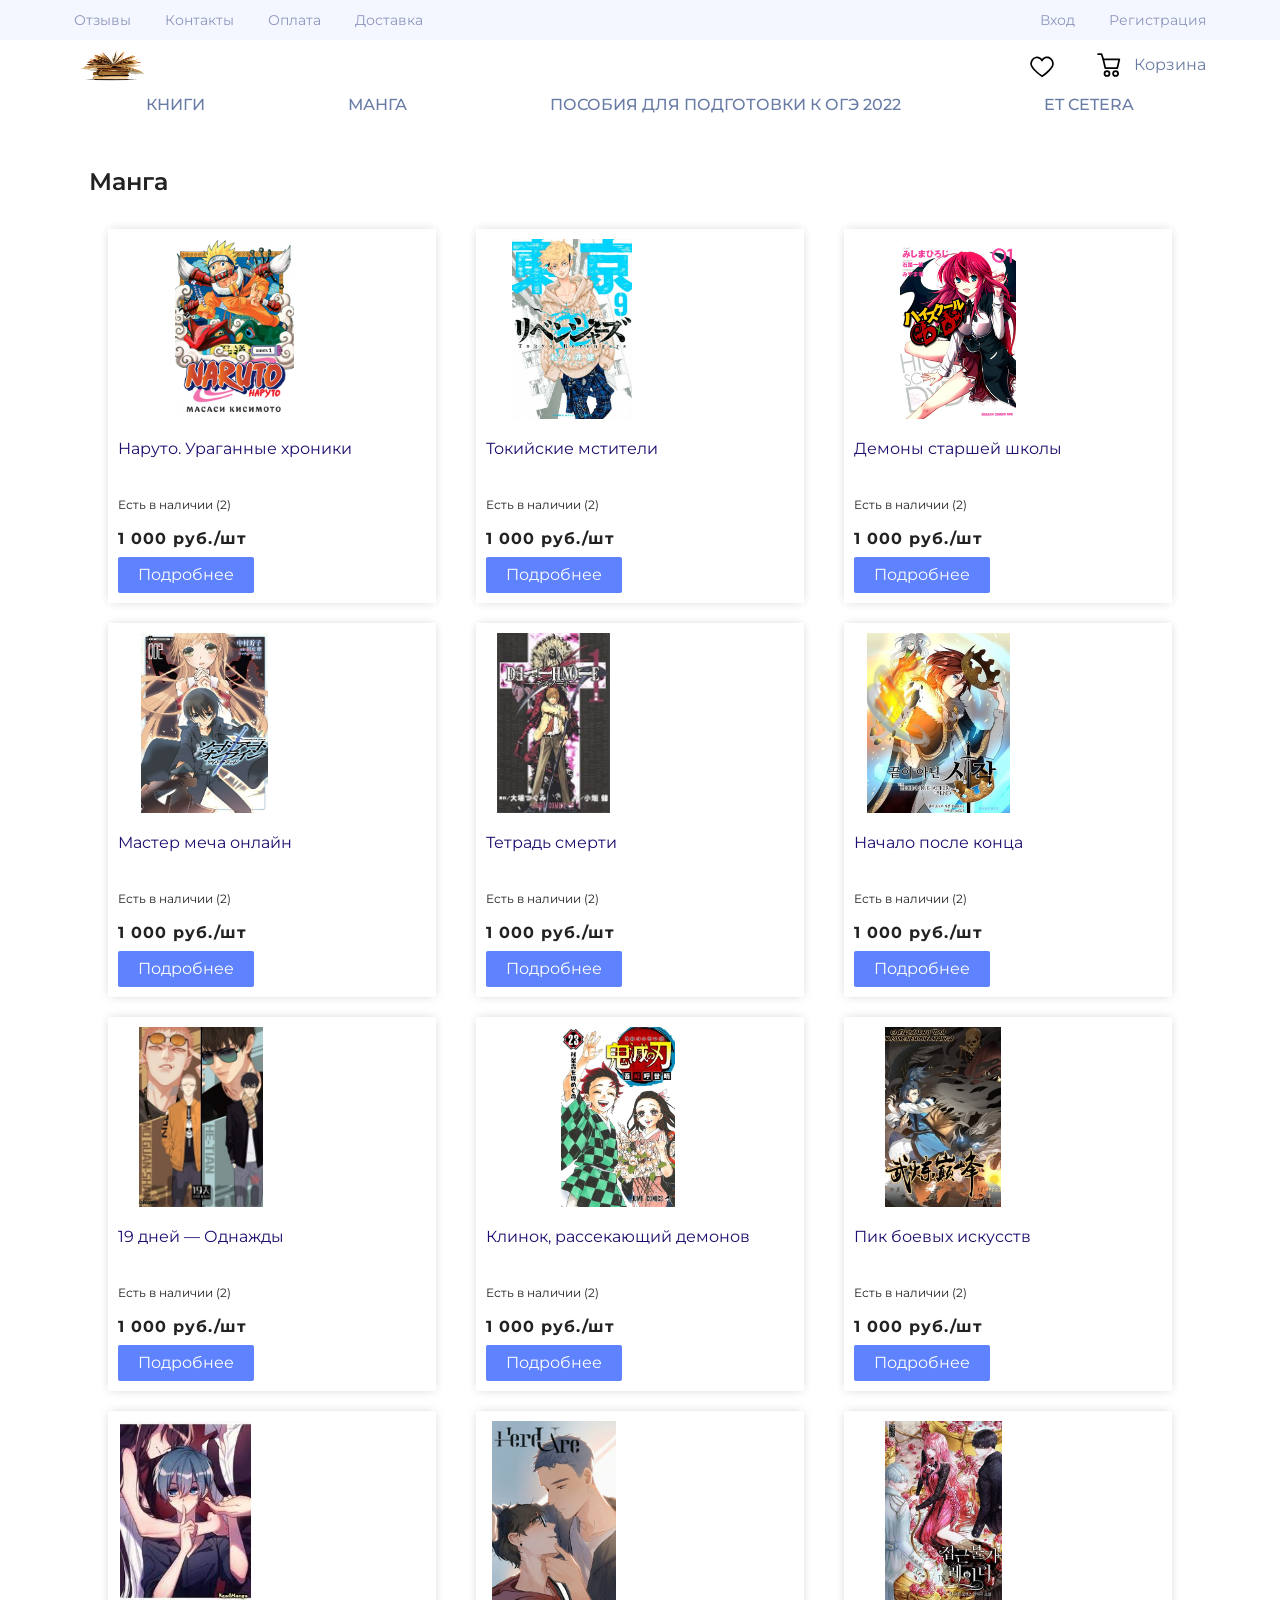
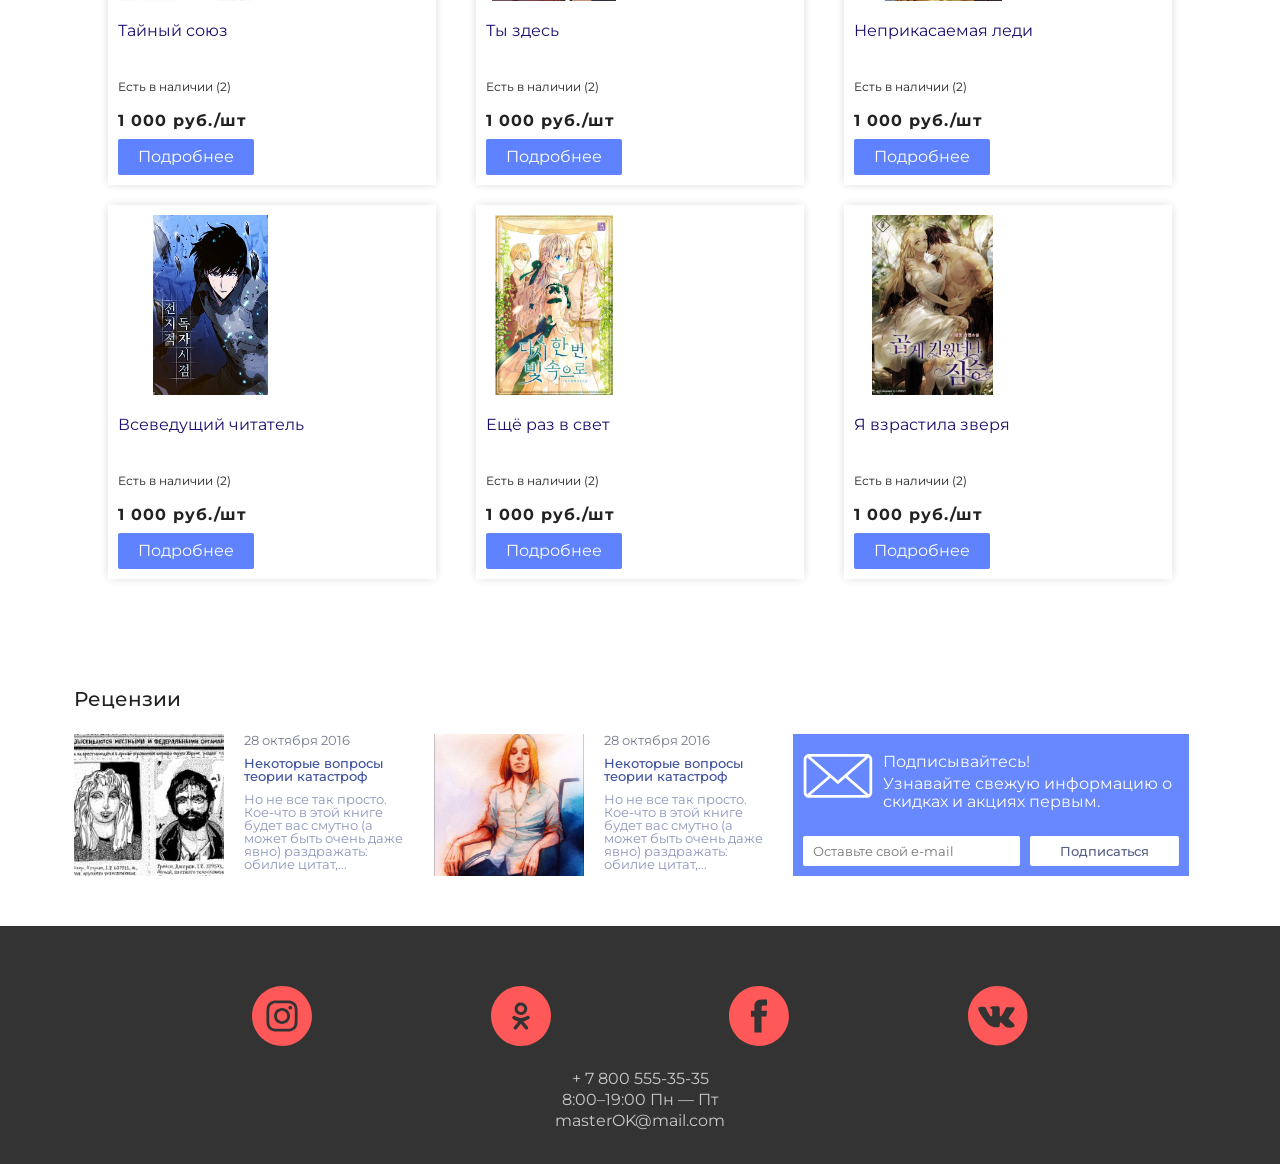
<file: comics.html>
<!DOCTYPE html>
<html lang="en">
<head>
    <meta charset="UTF-8">
    <meta http-equiv="X-UA-Compatible" content="IE=edge">
    <meta name="viewport" content="width=device-width, initial-scale=1.0">
    <link rel="stylesheet" href="css/style.css">
    <link rel="preconnect" href="https://fonts.gstatic.com">
    <link href="https://fonts.googleapis.com/css2?family=Montserrat:wght@400;500;600;700&display=swap" rel="stylesheet">
    <link rel="stylesheet" href="https://unpkg.com/swiper/swiper-bundle.min.css" />
    <title>Booksshop</title>
</head>
<body>
    <header class="header">
        <div class="header-top">
            <div class="header-top__container">
                <div class="header-top__info">
                    <a href="" class="header-top__info-item">Отзывы</a>
                    <a href="" class="header-top__info-item">Контакты</a>
                    <a href="" class="header-top__info-item">Оплата</a>
                    <a href="" class="header-top__info-item">Доставка</a>
                </div>
                <div class="header-top__authoriz">
                    <a href="#" class="header-top__authoriz-entrance">Вход</a>
                    <a href="#" class="header-top__authoriz-reg">Регистрация</a>
                </div>
            </div>
        </div> 
        <div class="header-bottom">
            <div class="container">
                <div class="header-bottom__block">
                    <a href="index.html">
                        <img src="img/header/logo1.png" alt="header-logo" class="header__block-logo">
                    </a>
                    <div class="header__block-actions header__actions">
                        <a href="#" class="header__actions-item header__actions-serch">

                        </a>
                        <a href="#" class="header__actions-item header__actions-heart">
                            <img src="img/header/heart.svg" alt="">
                        </a>
                        <a href="#" class="header__actions-item header__actions-basket">
                            <img src="img/header/basket.svg" alt="">
                            <div class="header__basket-text">
                                Корзина
                            </div>
                        </a>
                    </div>
                </div>
                
                <nav class="header-bottom__nav nav">
                    <a href="books.html" class="nav__item">Книги</a>
                    <a href="comics.html" class="nav__item">Манга</a>
                    <a href="periodicals.html" class="nav__item">Пособия для подготовки к ОГЭ 2022</a>
                    <a href="books.html" class="nav__item">Et cetera</a>
                </nav>
                </div>
            </div>
    </header>

    <div class="books">
        <div class="container">
            <div class="books-title">
                Манга
            </div>
            <div class="books__inner">
                
                <div class="books__item">
                    <div class="books-item__inner">
                        <a href="#" class="books-item__inner-top">
                            <div class="books-item__logo-01"></div>
                            <div class="books-item__img">
                                <img src="img/comics/01.jpeg" alt="01">
                            </div>
                            <p>
                                Наруто. Ураганные хроники
                            </p>
                        </a>
                        <div class="books-item__inner-bottom">
                            <div class="books-item__inner-available">
                                Есть в наличии (2)
                            </div>
                            <div class="books-item__inner-price">
                                1 000 руб./шт
                            </div>
                            <a href="#" class="books-item__inner-btn">
                                Подробнее
                            </a>
                        </div>
                    </div>
                </div>

                <div class="books__item">
                    <div class="books-item__inner">
                        <a href="#" class="books-item__inner-top">
                            <div class="books-item__logo-01"></div>
                            <div class="books-item__img">
                                <img src="img/comics/02.jpg" alt="01">
                            </div>
                            <p>
                                Токийские мстители
                            </p>
                        </a>
                        <div class="books-item__inner-bottom">
                            <div class="books-item__inner-available">
                                Есть в наличии (2)
                            </div>
                            <div class="books-item__inner-price">
                                1 000 руб./шт
                            </div>
                            <a href="#" class="books-item__inner-btn">
                                Подробнее
                            </a>
                        </div>
                    </div>
                </div>

                <div class="books__item">
                    <div class="books-item__inner">
                        <a href="#" class="books-item__inner-top">
                            <div class="books-item__logo-01"></div>
                            <div class="books-item__img">
                                <img src="img/comics/03.jpg" alt="01">
                            </div>
                            <p>
                                Демоны старшей школы
                            </p>
                        </a>
                        <div class="books-item__inner-bottom">
                            <div class="books-item__inner-available">
                                Есть в наличии (2)
                            </div>
                            <div class="books-item__inner-price">
                                1 000 руб./шт
                            </div>
                            <a href="#" class="books-item__inner-btn">
                                Подробнее
                            </a>
                        </div>
                    </div>
                </div>

                <div class="books__item">
                    <div class="books-item__inner">
                        <a href="#" class="books-item__inner-top">
                            <div class="books-item__logo-01"></div>
                            <div class="books-item__img">
                                <img src="img/comics/04.jpg" alt="01">
                            </div>
                            <p>
                                Мастер меча онлайн
                            </p>
                        </a>
                        <div class="books-item__inner-bottom">
                            <div class="books-item__inner-available">
                                Есть в наличии (2)
                            </div>
                            <div class="books-item__inner-price">
                                1 000 руб./шт
                            </div>
                            <a href="#" class="books-item__inner-btn">
                                Подробнее
                            </a>
                        </div>
                    </div>
                </div>

                <div class="books__item">
                    <div class="books-item__inner">
                        <a href="#" class="books-item__inner-top">
                            <div class="books-item__logo-01"></div>
                            <div class="books-item__img">
                                <img src="img/comics/05.jpg" alt="01">
                            </div>
                            <p>
                                Тетрадь смерти
                            </p>
                        </a>
                        <div class="books-item__inner-bottom">
                            <div class="books-item__inner-available">
                                Есть в наличии (2)
                            </div>
                            <div class="books-item__inner-price">
                                1 000 руб./шт
                            </div>
                            <a href="#" class="books-item__inner-btn">
                                Подробнее
                            </a>
                        </div>
                    </div>
                </div>

                <div class="books__item">
                    <div class="books-item__inner">
                        <a href="#" class="books-item__inner-top">
                            <div class="books-item__logo-01"></div>
                            <div class="books-item__img">
                                <img src="img/comics/06.jpg" alt="01">
                            </div>
                            <p>
                                Начало после конца
                            </p>
                        </a>
                        <div class="books-item__inner-bottom">
                            <div class="books-item__inner-available">
                                Есть в наличии (2)
                            </div>
                            <div class="books-item__inner-price">
                                1 000 руб./шт
                            </div>
                            <a href="#" class="books-item__inner-btn">
                                Подробнее
                            </a>
                        </div>
                    </div>
                </div>

                <div class="books__item">
                    <div class="books-item__inner">
                        <a href="#" class="books-item__inner-top">
                            <div class="books-item__logo-01"></div>
                            <div class="books-item__img">
                                <img src="img/comics/07.jpg" alt="01">
                            </div>
                            <p> 
                                19 дней — Однажды
                            </p>
                        </a>
                        <div class="books-item__inner-bottom">
                            <div class="books-item__inner-available">
                                Есть в наличии (2)
                            </div>
                            <div class="books-item__inner-price">
                                1 000 руб./шт
                            </div>
                            <a href="#" class="books-item__inner-btn">
                                Подробнее
                            </a>
                        </div>
                    </div>
                </div>

                <div class="books__item">
                    <div class="books-item__inner">
                        <a href="#" class="books-item__inner-top">
                            <div class="books-item__logo-01"></div>
                            <div class="books-item__img">
                                <img src="img/comics/08.jpg" alt="01">
                            </div>
                            <p>
                                Клинок, рассекающий демонов
                            </p>
                        </a>
                        <div class="books-item__inner-bottom">
                            <div class="books-item__inner-available">
                                Есть в наличии (2)
                            </div>
                            <div class="books-item__inner-price">
                                1 000 руб./шт
                            </div>
                            <a href="#" class="books-item__inner-btn">
                                Подробнее
                            </a>
                        </div>
                    </div>
                </div>

                <div class="books__item">
                    <div class="books-item__inner">
                        <a href="#" class="books-item__inner-top">
                            <div class="books-item__logo-01"></div>
                            <div class="books-item__img">
                                <img src="img/comics/09.jpg" alt="01">
                            </div>
                            <p>
                                Пик боевых искусств
                            </p>
                        </a>
                        <div class="books-item__inner-bottom">
                            <div class="books-item__inner-available">
                                Есть в наличии (2)
                            </div>
                            <div class="books-item__inner-price">
                                1 000 руб./шт
                            </div>
                            <a href="#" class="books-item__inner-btn">
                                Подробнее
                            </a>
                        </div>
                    </div>
                </div>

                <div class="books__item">
                    <div class="books-item__inner">
                        <a href="#" class="books-item__inner-top">
                            <div class="books-item__logo-01"></div>
                            <div class="books-item__img">
                                <img src="img/comics/10.jpg" alt="01">
                            </div>
                            <p>
                                Тайный союз
                            </p>
                        </a>
                        <div class="books-item__inner-bottom">
                            <div class="books-item__inner-available">
                                Есть в наличии (2)
                            </div>
                            <div class="books-item__inner-price">
                                1 000 руб./шт
                            </div>
                            <a href="#" class="books-item__inner-btn">
                                Подробнее
                            </a>
                        </div>
                    </div>
                </div>

                <div class="books__item">
                    <div class="books-item__inner">
                        <a href="#" class="books-item__inner-top">
                            <div class="books-item__logo-01"></div>
                            <div class="books-item__img">
                                <img src="img/comics/11.jpg" alt="01">
                            </div>
                            <p>
                                Ты здесь
                            </p>
                        </a>
                        <div class="books-item__inner-bottom">
                            <div class="books-item__inner-available">
                                Есть в наличии (2)
                            </div>
                            <div class="books-item__inner-price">
                                1 000 руб./шт
                            </div>
                            <a href="#" class="books-item__inner-btn">
                                Подробнее
                            </a>
                        </div>
                    </div>
                </div>

                <div class="books__item">
                    <div class="books-item__inner">
                        <a href="#" class="books-item__inner-top">
                            <div class="books-item__logo-01"></div>
                            <div class="books-item__img">
                                <img src="img/comics/12.jpg" alt="01">
                            </div>
                            <p>
                                Неприкасаемая леди
                            </p>
                        </a>
                        <div class="books-item__inner-bottom">
                            <div class="books-item__inner-available">
                                Есть в наличии (2)
                            </div>
                            <div class="books-item__inner-price">
                                1 000 руб./шт
                            </div>
                            <a href="#" class="books-item__inner-btn">
                                Подробнее
                            </a>
                        </div>
                    </div>
                </div>

                <div class="books__item">
                    <div class="books-item__inner">
                        <a href="#" class="books-item__inner-top">
                            <div class="books-item__logo-01"></div>
                            <div class="books-item__img">
                                <img src="img/comics/13.jpg" alt="01">
                            </div>
                            <p>
                                Всеведущий читатель
                            </p>
                        </a>
                        <div class="books-item__inner-bottom">
                            <div class="books-item__inner-available">
                                Есть в наличии (2)
                            </div>
                            <div class="books-item__inner-price">
                                1 000 руб./шт
                            </div>
                            <a href="#" class="books-item__inner-btn">
                                Подробнее
                            </a>
                        </div>
                    </div>
                </div>

                <div class="books__item">
                    <div class="books-item__inner">
                        <a href="#" class="books-item__inner-top">
                            <div class="books-item__logo-01"></div>
                            <div class="books-item__img">
                                <img src="img/comics/14.jpg" alt="01">
                            </div>
                            <p>
                                Ещё раз в свет
                            </p>
                        </a>
                        <div class="books-item__inner-bottom">
                            <div class="books-item__inner-available">
                                Есть в наличии (2)
                            </div>
                            <div class="books-item__inner-price">
                                1 000 руб./шт
                            </div>
                            <a href="#" class="books-item__inner-btn">
                                Подробнее
                            </a>
                        </div>
                    </div>
                </div>

                <div class="books__item">
                    <div class="books-item__inner">
                        <a href="#" class="books-item__inner-top">
                            <div class="books-item__logo-01"></div>
                            <div class="books-item__img">
                                <img src="img/comics/15.jpg" alt="01">
                            </div>
                            <p>
                                Я взрастила зверя
                            </p>
                        </a>
                        <div class="books-item__inner-bottom">
                            <div class="books-item__inner-available">
                                Есть в наличии (2)
                            </div>
                            <div class="books-item__inner-price">
                                1 000 руб./шт
                            </div>
                            <a href="#" class="books-item__inner-btn">
                                Подробнее
                            </a>
                        </div>
                    </div>
                </div>
            </div>
        </div>
    </div>
    <div class="review"> 
        <div class="container">
            <div class="review__title">
                Рецензии
            </div>
            <div class="review__inner"> 
                <div class="review__column review-1">
                    <div class="review-1__img">
                        <img src="img/review/01.jpg" alt="img">
                    </div>
                    <div class="review-1__text">
                        <div class="review-1__text-date">
                            28 октября 2016
                        </div>
                        <div class="review-1__text-title">
                            Некоторые вопросы теории катастроф
                        </div>
                        <div class="review-1__text-subtitle">
                            Но не все так просто. Кое-что в этой книге будет вас смутно (а может быть очень даже явно) раздражать: обилие цитат,...
                        </div>
                    </div>     
                </div>
                <div class="review__column review-1">
                    <div class="review-1__img">
                        <img src="img/review/02.jpg" alt="img">
                    </div>
                    <div class="review-1__text">
                        <div class="review-1__text-date">
                            28 октября 2016
                        </div>
                        <div class="review-1__text-title">
                            Некоторые вопросы теории катастроф
                        </div>
                        <div class="review-1__text-subtitle">
                            Но не все так просто. Кое-что в этой книге будет вас смутно (а может быть очень даже явно) раздражать: обилие цитат,...
                        </div>
                    </div>     
                </div>
                <div class="review__column review-email">
                    <div class="review-email__top">
                        <div class="review-email__top-img">
                            <img src="img/icons/mail.svg" alt="img">
                        </div>
                        <div class="review-email__top-text">
                            <div class="review-email__title">
                                Подписывайтесь!
                            </div>
                            <div class="review-email__subtitle">
                                Узнавайте свежую информацию о скидках и акциях первым.
                            </div>
                        </div>
                    </div>
                    <div class="review-email__bottom review-email__btns">
                        <form action="" class="review-email__form">
                            <input class="review-form__mail" type="email" placeholder="Оставьте свой e-mail">
                            <button class="review-form__button">Подписаться</button>
                        </form>
                    </div>
                </div>
            </div>
        </div>
    </div>
    <footer class="footer">
        <div class="container">
            <div class="footer__social">
                <a href="#" class="footer__item">
                    <img src="img/footer/01.svg">
                </a>
                <a href="#" class="footer__item">
                    <img src="img/footer/02.svg">
                </a>
                <a href="#" class="footer__item">
                    <img src="img/footer/03.svg">
                </a>
                <a href="#" class="footer__item">
                    <img src="img/footer/04.svg">
                </a>
            </div>
            <div class="footer__contacts">
                <div class="footer__contacts-item">+ 7 800 555-35-35</div>
                <div class="footer__contacts-item">8:00–19:00 Пн — Пт </div>
                <div class="footer__contacts-item">masterOK@mail.com</div>
            </div>
        </div>
    </footer>

    <script src="https://unpkg.com/swiper/swiper-bundle.min.js"></script>
    <script src="js/script.js"></script>
    <script src="https://cdnjs.cloudflare.com/ajax/libs/jquery/3.2.1/jquery.min.js"></script>
	<script src="js/script.js"></script>
</body>
</html>
</file>
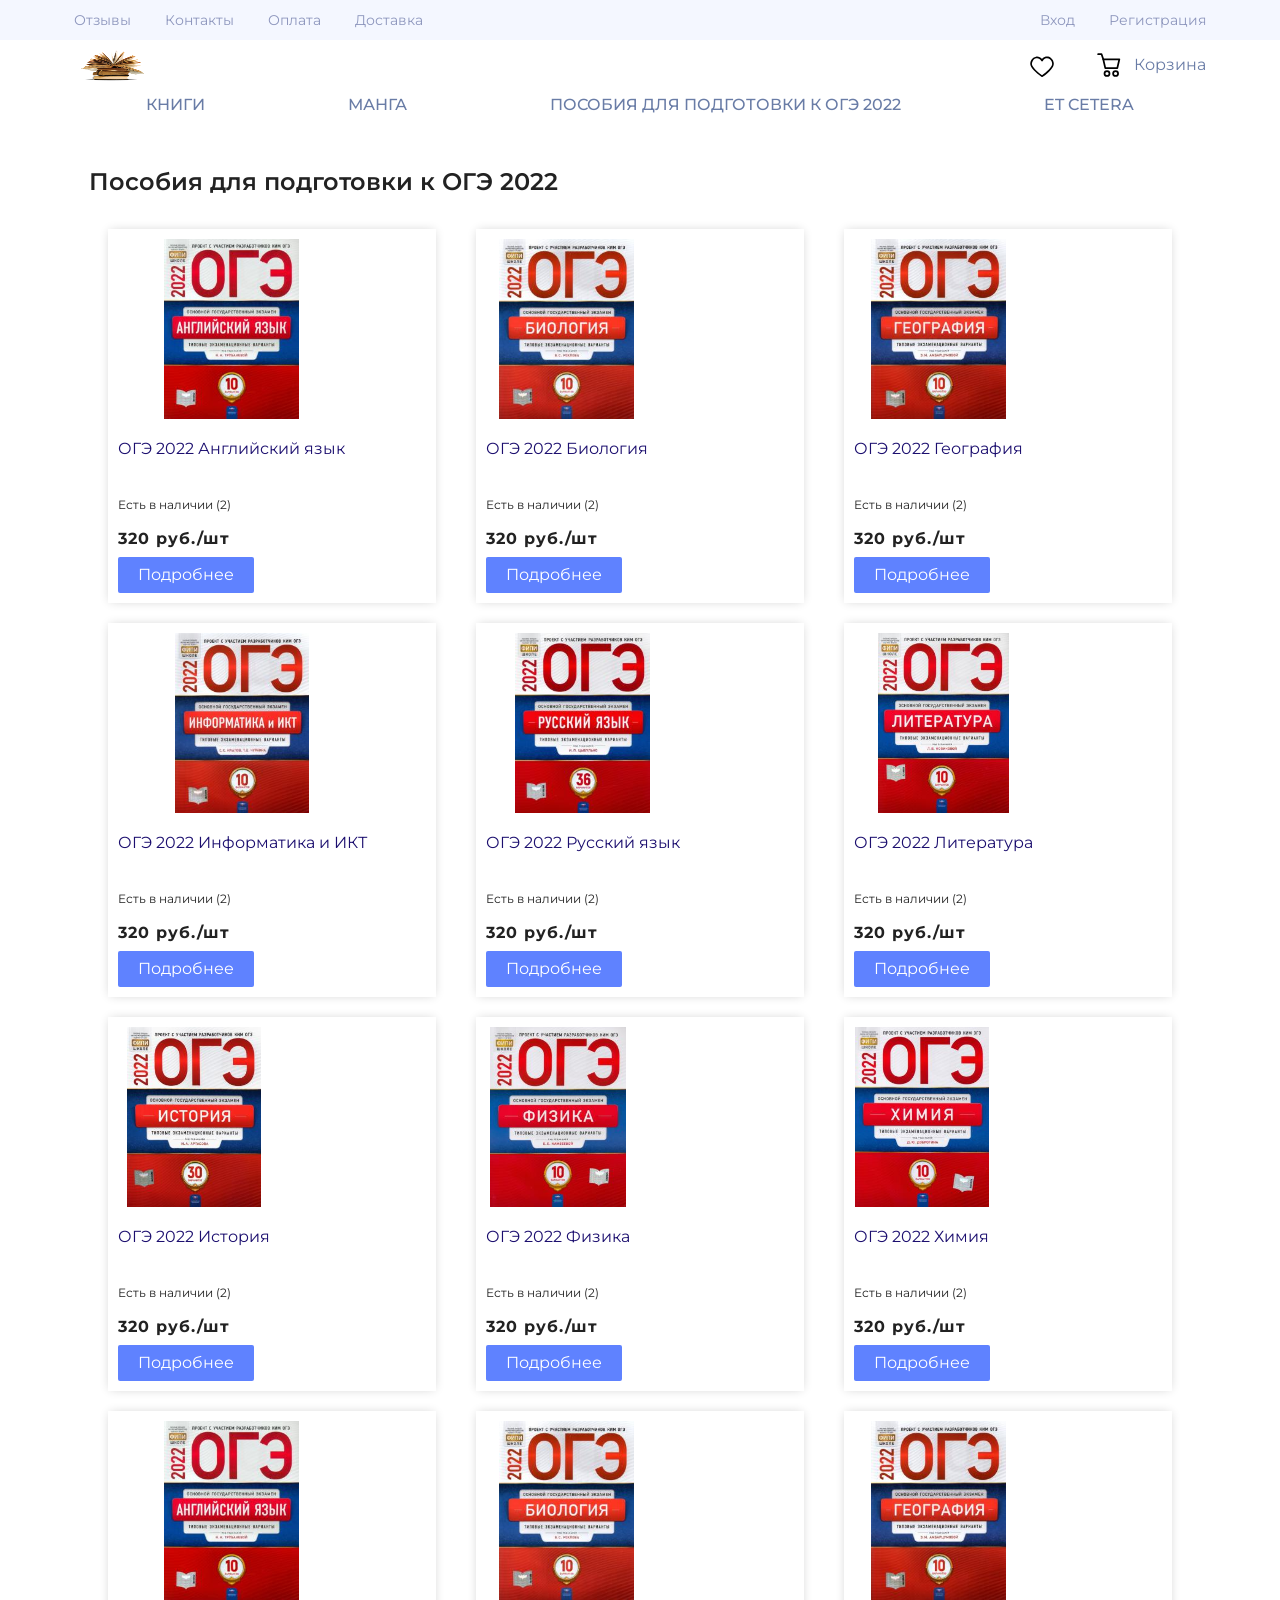
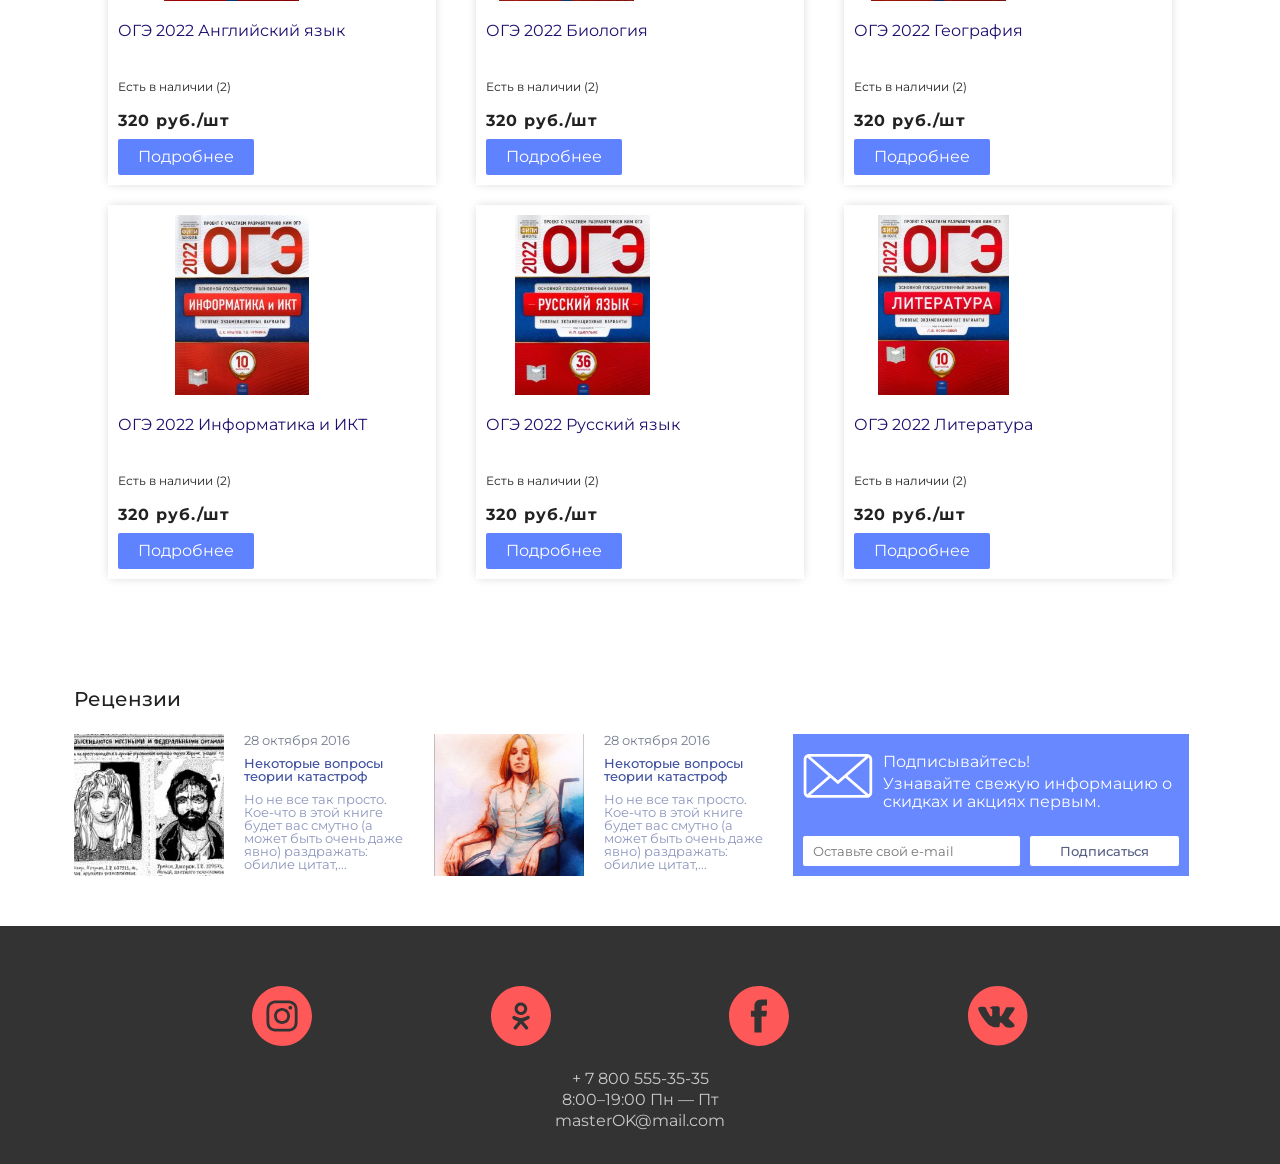
<file: periodicals.html>
<!DOCTYPE html>
<html lang="en">
<head>
    <meta charset="UTF-8">
    <meta http-equiv="X-UA-Compatible" content="IE=edge">
    <meta name="viewport" content="width=device-width, initial-scale=1.0">
    <link rel="stylesheet" href="css/style.css">
    <link rel="preconnect" href="https://fonts.gstatic.com">
    <link href="https://fonts.googleapis.com/css2?family=Montserrat:wght@400;500;600;700&display=swap" rel="stylesheet">
    <link rel="stylesheet" href="https://unpkg.com/swiper/swiper-bundle.min.css" />
    <title>Booksshop</title>
</head>
<body>
    <header class="header">
        <div class="header-top">
            <div class="header-top__container">
                <div class="header-top__info">
                    <a href="" class="header-top__info-item">Отзывы</a>
                    <a href="" class="header-top__info-item">Контакты</a>
                    <a href="" class="header-top__info-item">Оплата</a>
                    <a href="" class="header-top__info-item">Доставка</a>
                </div>
                <div class="header-top__authoriz">
                    <a href="#" class="header-top__authoriz-entrance">Вход</a>
                    <a href="#" class="header-top__authoriz-reg">Регистрация</a>
                </div>
            </div>
        </div> 
        <div class="header-bottom">
            <div class="container">
                <div class="header-bottom__block">
                    <a href="index.html">
                        <img src="img/header/logo1.png" alt="header-logo" class="header__block-logo">
                    </a>
                    <div class="header__block-actions header__actions">
                        <a href="#" class="header__actions-item header__actions-serch">

                        </a>
                        <a href="#" class="header__actions-item header__actions-heart">
                            <img src="img/header/heart.svg" alt="">
                        </a>
                        <a href="#" class="header__actions-item header__actions-basket">
                            <img src="img/header/basket.svg" alt="">
                            <div class="header__basket-text">
                                Корзина
                            </div>
                        </a>
                    </div>
                </div>
                
                <nav class="header-bottom__nav nav">
                    <a href="books.html" class="nav__item">Книги</a>
                    <a href="comics.html" class="nav__item">Манга</a>
                    <a href="periodicals.html" class="nav__item">Пособия для подготовки к ОГЭ 2022</a>
                    <a href="books.html" class="nav__item">Et cetera</a>
                </nav>
                </div>
            </div>
    </header>

    <div class="books">
        <div class="container">
            <div class="books-title">
                Пособия для подготовки к ОГЭ 2022
            </div>
            <div class="books__inner">
                
                <div class="books__item">
                    <div class="books-item__inner">
                        <a href="#" class="books-item__inner-top">
                            <div class="books-item__logo-01"></div>
                            <div class="books-item__img">
                                <img src="img/periodicals/01.jpg" alt="01">
                            </div>
                            <p>
                                ОГЭ 2022 Английский язык
                            </p>
                        </a>
                        <div class="books-item__inner-bottom">
                            <div class="books-item__inner-available">
                                Есть в наличии (2)
                            </div>
                            <div class="books-item__inner-price">
                                320 руб./шт
                            </div>
                            <a href="#" class="books-item__inner-btn">
                                Подробнее
                            </a>
                        </div>
                    </div>
                </div>

                <div class="books__item">
                    <div class="books-item__inner">
                        <a href="#" class="books-item__inner-top">
                            <div class="books-item__logo-01"></div>
                            <div class="books-item__img">
                                <img src="img/periodicals/02.jpg" alt="01">
                            </div>
                            <p>
                                ОГЭ 2022 Биология
                            </p>
                        </a>
                        <div class="books-item__inner-bottom">
                            <div class="books-item__inner-available">
                                Есть в наличии (2)
                            </div>
                            <div class="books-item__inner-price">
                                320 руб./шт
                            </div>
                            <a href="#" class="books-item__inner-btn">
                                Подробнее
                            </a>
                        </div>
                    </div>
                </div>

                <div class="books__item">
                    <div class="books-item__inner">
                        <a href="#" class="books-item__inner-top">
                            <div class="books-item__logo-01"></div>
                            <div class="books-item__img">
                                <img src="img/periodicals/03.jpg" alt="01">
                            </div>
                            <p>
                                ОГЭ 2022 География
                            </p>
                        </a>
                        <div class="books-item__inner-bottom">
                            <div class="books-item__inner-available">
                                Есть в наличии (2)
                            </div>
                            <div class="books-item__inner-price">
                                320 руб./шт
                            </div>
                            <a href="#" class="books-item__inner-btn">
                                Подробнее
                            </a>
                        </div>
                    </div>
                </div>

                <div class="books__item">
                    <div class="books-item__inner">
                        <a href="#" class="books-item__inner-top">
                            <div class="books-item__logo-04"></div>
                            <div class="books-item__img">
                                <img src="img/periodicals/04.jpg" alt="01">
                            </div>
                            <p>
                                ОГЭ 2022 Информатика и ИКТ
                            </p>
                        </a>
                        <div class="books-item__inner-bottom">
                            <div class="books-item__inner-available">
                                Есть в наличии (2)
                            </div>
                            <div class="books-item__inner-price">
                                320 руб./шт
                            </div>
                            <a href="#" class="books-item__inner-btn">
                                Подробнее
                            </a>
                        </div>
                    </div>
                </div>

                <div class="books__item">
                    <div class="books-item__inner">
                        <a href="#" class="books-item__inner-top">
                            <div class="books-item__logo-05"></div>
                            <div class="books-item__img">
                                <img src="img/periodicals/05.jpg" alt="01">
                            </div>
                            <p>
                                ОГЭ 2022 Русский язык
                            </p>
                        </a>
                        <div class="books-item__inner-bottom">
                            <div class="books-item__inner-available">
                                Есть в наличии (2)
                            </div>
                            <div class="books-item__inner-price">
                                320 руб./шт
                            </div>
                            <a href="#" class="books-item__inner-btn">
                                Подробнее
                            </a>
                        </div>
                    </div>
                </div>
                <div class="books__item">
                    <div class="books-item__inner">
                        <a href="#" class="books-item__inner-top">
                            <div class="books-item__logo-01"></div>
                            <div class="books-item__img">
                                <img src="img/periodicals/06.jpg" alt="01">
                            </div>
                            <p>
                                ОГЭ 2022 Литература
                            </p>
                        </a>
                        <div class="books-item__inner-bottom">
                            <div class="books-item__inner-available">
                                Есть в наличии (2)
                            </div>
                            <div class="books-item__inner-price">
                                320 руб./шт
                            </div>
                            <a href="#" class="books-item__inner-btn">
                                Подробнее
                            </a>
                        </div>
                    </div>
                </div>

                <div class="books__item">
                    <div class="books-item__inner">
                        <a href="#" class="books-item__inner-top">
                            <div class="books-item__logo-01"></div>
                            <div class="books-item__img">
                                <img src="img/periodicals/07.jpg" alt="01">
                            </div>
                            <p>
                                ОГЭ 2022 История
                            </p>
                        </a>
                        <div class="books-item__inner-bottom">
                            <div class="books-item__inner-available">
                                Есть в наличии (2)
                            </div>
                            <div class="books-item__inner-price">
                                320 руб./шт
                            </div>
                            <a href="#" class="books-item__inner-btn">
                                Подробнее
                            </a>
                        </div>
                    </div>
                </div>

                <div class="books__item">
                    <div class="books-item__inner">
                        <a href="#" class="books-item__inner-top">
                            <div class="books-item__logo-01"></div>
                            <div class="books-item__img">
                                <img src="img/periodicals/08.jpg" alt="01">
                            </div>
                            <p>
                                ОГЭ 2022 Физика
                            </p>
                        </a>
                        <div class="books-item__inner-bottom">
                            <div class="books-item__inner-available">
                                Есть в наличии (2)
                            </div>
                            <div class="books-item__inner-price">
                                320 руб./шт
                            </div>
                            <a href="#" class="books-item__inner-btn">
                                Подробнее
                            </a>
                        </div>
                    </div>
                </div>

                <div class="books__item">
                    <div class="books-item__inner">
                        <a href="#" class="books-item__inner-top">
                            <div class="books-item__logo-04"></div>
                            <div class="books-item__img">
                                <img src="img/periodicals/09.jpg" alt="01">
                            </div>
                            <p>
                                ОГЭ 2022 Химия
                            </p>
                        </a>
                        <div class="books-item__inner-bottom">
                            <div class="books-item__inner-available">
                                Есть в наличии (2)
                            </div>
                            <div class="books-item__inner-price">
                                320 руб./шт
                            </div>
                            <a href="#" class="books-item__inner-btn">
                                Подробнее
                            </a>
                        </div>
                    </div>
                </div>

                <div class="books__item">
                    <div class="books-item__inner">
                        <a href="#" class="books-item__inner-top">
                            <div class="books-item__logo-05"></div>
                            <div class="books-item__img">
                                <img src="img/periodicals/01.jpg" alt="01">
                            </div>
                            <p>
                                ОГЭ 2022 Английский язык
                            </p>
                        </a>
                        <div class="books-item__inner-bottom">
                            <div class="books-item__inner-available">
                                Есть в наличии (2)
                            </div>
                            <div class="books-item__inner-price">
                                320 руб./шт
                            </div>
                            <a href="#" class="books-item__inner-btn">
                                Подробнее
                            </a>
                        </div>
                    </div>
                </div>
                <div class="books__item">
                    <div class="books-item__inner">
                        <a href="#" class="books-item__inner-top">
                            <div class="books-item__logo-01"></div>
                            <div class="books-item__img">
                                <img src="img/periodicals/02.jpg" alt="01">
                            </div>
                            <p>
                                ОГЭ 2022 Биология
                            </p>
                        </a>
                        <div class="books-item__inner-bottom">
                            <div class="books-item__inner-available">
                                Есть в наличии (2)
                            </div>
                            <div class="books-item__inner-price">
                                320 руб./шт
                            </div>
                            <a href="#" class="books-item__inner-btn">
                                Подробнее
                            </a>
                        </div>
                    </div>
                </div>

                <div class="books__item">
                    <div class="books-item__inner">
                        <a href="#" class="books-item__inner-top">
                            <div class="books-item__logo-01"></div>
                            <div class="books-item__img">
                                <img src="img/periodicals/03.jpg" alt="01">
                            </div>
                            <p>
                                ОГЭ 2022 География
                            </p>
                        </a>
                        <div class="books-item__inner-bottom">
                            <div class="books-item__inner-available">
                                Есть в наличии (2)
                            </div>
                            <div class="books-item__inner-price">
                                320 руб./шт
                            </div>
                            <a href="#" class="books-item__inner-btn">
                                Подробнее
                            </a>
                        </div>
                    </div>
                </div>

                <div class="books__item">
                    <div class="books-item__inner">
                        <a href="#" class="books-item__inner-top">
                            <div class="books-item__logo-01"></div>
                            <div class="books-item__img">
                                <img src="img/periodicals/04.jpg" alt="01">
                            </div>
                            <p>
                                ОГЭ 2022 Информатика и ИКТ
                            </p>
                        </a>
                        <div class="books-item__inner-bottom">
                            <div class="books-item__inner-available">
                                Есть в наличии (2)
                            </div>
                            <div class="books-item__inner-price">
                                320 руб./шт
                            </div>
                            <a href="#" class="books-item__inner-btn">
                                Подробнее
                            </a>
                        </div>
                    </div>
                </div>

                <div class="books__item">
                    <div class="books-item__inner">
                        <a href="#" class="books-item__inner-top">
                            <div class="books-item__logo-04"></div>
                            <div class="books-item__img">
                                <img src="img/periodicals/05.jpg" alt="01">
                            </div>
                            <p>
                                ОГЭ 2022 Русский язык
                            </p>
                        </a>
                        <div class="books-item__inner-bottom">
                            <div class="books-item__inner-available">
                                Есть в наличии (2)
                            </div>
                            <div class="books-item__inner-price">
                                320 руб./шт
                            </div>
                            <a href="#" class="books-item__inner-btn">
                                Подробнее
                            </a>
                        </div>
                    </div>
                </div>

                <div class="books__item">
                    <div class="books-item__inner">
                        <a href="#" class="books-item__inner-top">
                            <div class="books-item__logo-05"></div>
                            <div class="books-item__img">
                                <img src="img/periodicals/06.jpg" alt="01">
                            </div>
                            <p>
                                ОГЭ 2022 Литература
                            </p>
                        </a>
                        <div class="books-item__inner-bottom">
                            <div class="books-item__inner-available">
                                Есть в наличии (2)
                            </div>
                            <div class="books-item__inner-price">
                                320 руб./шт
                            </div>
                            <a href="#" class="books-item__inner-btn">
                                Подробнее
                            </a>
                        </div>
                    </div>
                </div>

                


            </div>
        </div>
    </div>
    <div class="review"> 
        <div class="container">
            <div class="review__title">
                Рецензии
            </div>
            <div class="review__inner"> 
                <div class="review__column review-1">
                    <div class="review-1__img">
                        <img src="img/review/01.jpg" alt="img">
                    </div>
                    <div class="review-1__text">
                        <div class="review-1__text-date">
                            28 октября 2016
                        </div>
                        <div class="review-1__text-title">
                            Некоторые вопросы теории катастроф
                        </div>
                        <div class="review-1__text-subtitle">
                            Но не все так просто. Кое-что в этой книге будет вас смутно (а может быть очень даже явно) раздражать: обилие цитат,...
                        </div>
                    </div>     
                </div>
                <div class="review__column review-1">
                    <div class="review-1__img">
                        <img src="img/review/02.jpg" alt="img">
                    </div>
                    <div class="review-1__text">
                        <div class="review-1__text-date">
                            28 октября 2016
                        </div>
                        <div class="review-1__text-title">
                            Некоторые вопросы теории катастроф
                        </div>
                        <div class="review-1__text-subtitle">
                            Но не все так просто. Кое-что в этой книге будет вас смутно (а может быть очень даже явно) раздражать: обилие цитат,...
                        </div>
                    </div>     
                </div>
                <div class="review__column review-email">
                    <div class="review-email__top">
                        <div class="review-email__top-img">
                            <img src="img/icons/mail.svg" alt="img">
                        </div>
                        <div class="review-email__top-text">
                            <div class="review-email__title">
                                Подписывайтесь!
                            </div>
                            <div class="review-email__subtitle">
                                Узнавайте свежую информацию о скидках и акциях первым.
                            </div>
                        </div>
                    </div>
                    <div class="review-email__bottom review-email__btns">
                        <form action="" class="review-email__form">
                            <input class="review-form__mail" type="email" placeholder="Оставьте свой e-mail">
                            <button class="review-form__button">Подписаться</button>
                        </form>
                    </div>
                </div>
            </div>
        </div>
    </div>
    <footer class="footer">
        <div class="container">
            <div class="footer__social">
                <a href="#" class="footer__item">
                    <img src="img/footer/01.svg">
                </a>
                <a href="#" class="footer__item">
                    <img src="img/footer/02.svg">
                </a>
                <a href="#" class="footer__item">
                    <img src="img/footer/03.svg">
                </a>
                <a href="#" class="footer__item">
                    <img src="img/footer/04.svg">
                </a>
            </div>
            <div class="footer__contacts">
                <div class="footer__contacts-item">+ 7 800 555-35-35</div>
                <div class="footer__contacts-item">8:00–19:00 Пн — Пт </div>
                <div class="footer__contacts-item">masterOK@mail.com</div>
            </div>
        </div>
    </footer>

    <script src="https://unpkg.com/swiper/swiper-bundle.min.js"></script>
    <script src="js/script.js"></script>
    <script src="https://cdnjs.cloudflare.com/ajax/libs/jquery/3.2.1/jquery.min.js"></script>
	<script src="js/script.js"></script>

</body>
</html>
</file>
<file: css/style.css>
@charset "UTF-8";
/*Обнуление*/
* {
  padding: 0;
  margin: 0;
  border: 0;
}

*, *:before, *:after {
  -webkit-box-sizing: border-box;
  box-sizing: border-box;
}

:focus, :active {
  outline: none;
}

a:focus, a:active {
  outline: none;
}

nav, footer, header, aside {
  display: block;
}

html, body {
  height: 100%;
  width: 100%;
  font-size: 100%;
  line-height: 1;
  font-size: 14px;
  -ms-text-size-adjust: 100%;
  -moz-text-size-adjust: 100%;
  -webkit-text-size-adjust: 100%;
}

input, button, textarea {
  font-family: inherit;
}

input::-ms-clear {
  display: none;
}

button {
  cursor: pointer;
}

button::-moz-focus-inner {
  padding: 0;
  border: 0;
}

a, a:visited {
  text-decoration: none;
}

a:hover {
  text-decoration: none;
}

ul li {
  list-style: none;
}

img {
  vertical-align: top;
}

h1, h2, h3, h4, h5, h6 {
  font-size: inherit;
  font-weight: 400;
}

/*--------------------*/
body {
  font-family: 'Montserrat', sans-serif;
  font-size: 16px;
  background-color: #fff;
  color: #222;
}

.header {
  color: #697CA6;
}

.container {
  max-width: 1162px;
  padding: 0 15px;
  margin: 0 auto;
}

.header-top {
  font-size: 14px;
  font-weight: 400;
  background-color: #F4F7FF;
}

.header-top__container {
  height: 40px;
  max-width: 1162px;
  padding: 0 15px;
  margin: 0 auto;
  display: -webkit-box;
  display: -ms-flexbox;
  display: flex;
  -webkit-box-pack: justify;
      -ms-flex-pack: justify;
          justify-content: space-between;
  -webkit-box-align: center;
      -ms-flex-align: center;
          align-items: center;
}

.header-top__info-item {
  color: #8D96BD;
  padding-right: 30px;
}

.header-top__info-item:hover {
  color: #3D4F9F;
}

.header-top__authoriz-entrance {
  color: #8D96BD;
  padding-right: 30px;
}

.header-top__authoriz-entrance:hover {
  color: #3D4F9F;
}

.header-top__authoriz-reg {
  color: #8D96BD;
}

.header-top__authoriz-reg:hover {
  color: #3D4F9F;
}

.header-bottom__block {
  height: 50px;
  display: -webkit-box;
  display: -ms-flexbox;
  display: flex;
  -webkit-box-pack: justify;
      -ms-flex-pack: justify;
          justify-content: space-between;
  -webkit-box-align: center;
      -ms-flex-align: center;
          align-items: center;
}

.header-bottom__block img {
  width: 80px;
  height: 35px;
}

.header__actions {
  display: -webkit-box;
  display: -ms-flexbox;
  display: flex;
}

.header__actions-item {
  display: -webkit-box;
  display: -ms-flexbox;
  display: flex;
  -webkit-box-align: center;
      -ms-flex-align: center;
          align-items: center;
  margin-left: 30px;
}

.header__actions-heart img {
  width: 45px;
  height: 45px;
}

.header__actions-basket img {
  width: 30px;
  margin-right: 10px;
}

.header__basket-text {
  color: #697CA6;
}

.header__basket-text:hover {
  color: #1e3294;
}

.nav {
  height: 30px;
  display: -webkit-box;
  display: -ms-flexbox;
  display: flex;
  -ms-flex-pack: distribute;
      justify-content: space-around;
  -webkit-box-align: center;
      -ms-flex-align: center;
          align-items: center;
}

.nav__item {
  font-weight: 500;
  text-transform: uppercase;
  color: #697CA6;
}

.nav__item:hover {
  color: #3D4F9F;
}

@media (max-width: 690px) {
  .header-top__info {
    display: none;
  }
  .header-top__container {
    -webkit-box-pack: end;
        -ms-flex-pack: end;
            justify-content: flex-end;
  }
  .nav__item {
    margin: 10px 0;
  }
  .nav {
    padding-top: 70px;
    display: -webkit-box;
    display: -ms-flexbox;
    display: flex;
    -webkit-box-orient: vertical;
    -webkit-box-direction: normal;
        -ms-flex-direction: column;
            flex-direction: column;
  }
}

.inro {
  padding: 70px 0;
}

.inro-container {
  max-width: 1162px;
  padding: 0 15px;
  margin: 0 auto;
}

.inro-slide__inner {
  overflow: hidden;
  height: 500px;
  position: relative;
}

.inro-slide__inner img {
  width: 100%;
  height: 100%;
  -o-object-fit: cover;
     object-fit: cover;
  -o-object-position: bottom;
     object-position: bottom;
}

.inro-slide__inner-text {
  color: #eeeeee;
  position: absolute;
  left: 60%;
  bottom: 30%;
}

.inro-slide__inner-text h2 {
  font-size: 48px;
  font-weight: 600;
  margin-bottom: 20px;
}

.inro-slide__inner-text h3 {
  font-size: 24px;
}

.promo {
  padding: 50px 0;
}

.promo__items {
  display: -webkit-box;
  display: -ms-flexbox;
  display: flex;
  -ms-flex-wrap: wrap;
      flex-wrap: wrap;
}

.promo__item {
  padding: 10px;
}

.promo__item-1 {
  -webkit-box-flex: 0;
      -ms-flex: 0 1 50%;
          flex: 0 1 50%;
}

.promo__item-2 {
  -webkit-box-flex: 0;
      -ms-flex: 0 1 25%;
          flex: 0 1 25%;
}

.promo__item-3 {
  -webkit-box-flex: 0;
      -ms-flex: 0 1 25%;
          flex: 0 1 25%;
}

.promo__item-4 {
  -webkit-box-flex: 0;
      -ms-flex: 0 1 50%;
          flex: 0 1 50%;
}

.promo__item-5 {
  -webkit-box-flex: 0;
      -ms-flex: 0 1 50%;
          flex: 0 1 50%;
}

@media (max-width: 1100px) {
  .promo__item-1 {
    -webkit-box-flex: 0;
        -ms-flex: 0 1 33.3333%;
            flex: 0 1 33.3333%;
  }
  .promo__item-2 {
    -webkit-box-flex: 0;
        -ms-flex: 0 1 33.3333%;
            flex: 0 1 33.3333%;
  }
  .promo__item-3 {
    -webkit-box-flex: 0;
        -ms-flex: 0 1 33.3333%;
            flex: 0 1 33.3333%;
  }
  .promo__item-4 {
    -webkit-box-flex: 0;
        -ms-flex: 0 1 50%;
            flex: 0 1 50%;
  }
  .promo__item-5 {
    -webkit-box-flex: 0;
        -ms-flex: 0 1 50%;
            flex: 0 1 50%;
  }
}

@media (max-width: 744px) {
  .promo__item-1 {
    -webkit-box-flex: 0;
        -ms-flex: 0 1 100%;
            flex: 0 1 100%;
  }
  .promo__item-2 {
    -webkit-box-flex: 0;
        -ms-flex: 0 1 50%;
            flex: 0 1 50%;
  }
  .promo__item-3 {
    -webkit-box-flex: 0;
        -ms-flex: 0 1 50%;
            flex: 0 1 50%;
  }
  .promo__item-4 {
    -webkit-box-flex: 0;
        -ms-flex: 0 1 100%;
            flex: 0 1 100%;
  }
  .promo__item-5 {
    -webkit-box-flex: 0;
        -ms-flex: 0 1 100%;
            flex: 0 1 100%;
  }
}

@media (max-width: 544px) {
  .promo__item-2 {
    -webkit-box-flex: 0;
        -ms-flex: 0 1 100%;
            flex: 0 1 100%;
  }
  .promo__item-3 {
    -webkit-box-flex: 0;
        -ms-flex: 0 1 100%;
            flex: 0 1 100%;
  }
}

.promo__item-img {
  overflow: hidden;
  position: relative;
  height: 250px;
}

.promo__item-img img {
  width: 100%;
  height: 100%;
  -o-object-fit: cover;
     object-fit: cover;
  position: absolute;
  left: 0;
  top: 0;
  -webkit-transition: -webkit-transform 0.9s;
  transition: -webkit-transform 0.9s;
  transition: transform 0.9s;
  transition: transform 0.9s, -webkit-transform 0.9s;
}

.promo__item-img img:hover {
  -webkit-transform: scale(1.2);
          transform: scale(1.2);
}

.promo__item-img p {
  position: absolute;
  left: 20px;
  bottom: 20px;
  color: #fff;
  font-weight: 500;
  background-color: #F26B38;
  padding: 10px;
  margin-right: 20px;
  line-height: 20px;
}

.promo-btn {
  margin-top: 50px;
  display: -webkit-box;
  display: -ms-flexbox;
  display: flex;
  -webkit-box-pack: center;
      -ms-flex-pack: center;
          justify-content: center;
}

.promo-btn__inner {
  border-radius: 2px;
  border: 2px solid #5F82FF;
  padding: 15px 40px;
  cursor: pointer;
  text-transform: uppercase;
  font-weight: 400;
}

.promo-btn__inner:hover {
  -webkit-transition: all 0.3s ease 0s;
  transition: all 0.3s ease 0s;
  color: #fff;
  background-color: #5F82FF;
  font-weight: 500;
}

.slider-products {
  padding: 50px 0;
  background: #f7f7f9;
}

.slider-products__container {
  max-width: 1162px;
  padding: 0 15px;
  margin: 0 auto;
}

.slider-products__top {
  display: -webkit-box;
  display: -ms-flexbox;
  display: flex;
  -webkit-box-pack: justify;
      -ms-flex-pack: justify;
          justify-content: space-between;
}

.slider-products__title {
  padding: 0px 0px 25px 15px;
  font-size: 20px;
  font-weight: 500;
}

.slider-products__btn {
  display: -webkit-box;
  display: -ms-flexbox;
  display: flex;
}

.slider-products__btn-prev {
  position: relative;
  cursor: pointer;
}

.slider-products__btn-prev:after {
  content: "";
  display: block;
  position: absolute;
  width: 15px;
  height: 4px;
  background-color: #222;
  -webkit-transform: rotate(-45deg);
          transform: rotate(-45deg);
  top: 10px;
  right: 60px;
  border-radius: 1px;
}

.slider-products__btn-prev:before {
  content: "";
  display: block;
  position: absolute;
  width: 15px;
  height: 4px;
  background-color: #222;
  -webkit-transform: rotate(45deg);
          transform: rotate(45deg);
  top: 19px;
  right: 60px;
  border-radius: 1px;
}

.slider-products__btn-next {
  position: relative;
  cursor: pointer;
}

.slider-products__btn-next:after {
  content: "";
  display: block;
  position: absolute;
  width: 15px;
  height: 4px;
  background-color: #222;
  -webkit-transform: rotate(45deg);
          transform: rotate(45deg);
  top: 10px;
  right: 10px;
  border-radius: 1px;
}

.slider-products__btn-next:before {
  content: "";
  display: block;
  position: absolute;
  width: 15px;
  height: 4px;
  background-color: #222;
  -webkit-transform: rotate(-45deg);
          transform: rotate(-45deg);
  top: 19px;
  right: 10px;
  border-radius: 1px;
}

.slider-products__wrapper {
  display: -webkit-box;
  display: -ms-flexbox;
  display: flex;
}

.slider-products__item {
  padding: 10px;
  background-color: #fff;
}

.slider-products__item:hover {
  -webkit-box-shadow: 0px 0px 10px -2px rgba(0, 0, 0, 0.2);
          box-shadow: 0px 0px 10px -2px rgba(0, 0, 0, 0.2);
}

.slider-products .swiper-slide {
  height: auto;
}

.slider-item__inner {
  color: #222;
  height: 100%;
  display: -webkit-inline-box;
  display: -ms-inline-flexbox;
  display: inline-flex;
  -webkit-box-orient: vertical;
  -webkit-box-direction: normal;
      -ms-flex-direction: column;
          flex-direction: column;
  -webkit-box-pack: justify;
      -ms-flex-pack: justify;
          justify-content: space-between;
}

.slider-item__inner p {
  color: #1c0f6f;
  padding: 20px 0px 0px 0px;
  line-height: 20px;
}

.slider-item__inner-top {
  padding-bottom: 30px;
  position: relative;
}

.slider-item__logo-01 {
  display: block;
  position: absolute;
  background: url(../img/icons/icon.png) -1px 0px no-repeat;
  margin: -3px 0px 0px;
  width: 45px;
  height: 45px;
}

.slider-item__logo-02 {
  display: block;
  position: absolute;
  background: url(../img/icons/icon.png) -1px -182px no-repeat;
  margin: -3px 0px 0px;
  width: 45px;
  height: 45px;
}

.slider-item__logo-03 {
  display: block;
  position: absolute;
  background: url(../img/icons/icon.png) -1px -90px no-repeat;
  margin: -3px 0px 0px;
  width: 45px;
  height: 45px;
}

.slider-item__img {
  display: -webkit-box;
  display: -ms-flexbox;
  display: flex;
  -webkit-box-pack: center;
      -ms-flex-pack: center;
          justify-content: center;
  overflow: hidden;
}

.slider-item__img img {
  height: 180px;
  max-width: 150px;
  -o-object-fit: cover;
     object-fit: cover;
}

.slider-item__inner-available {
  padding: 10px 0;
  font-size: 12px;
}

.slider-item__inner-price {
  padding: 10px 0;
  font-weight: 700;
  letter-spacing: 1px;
}

.slider-item__inner-btn {
  padding: 10px 20px;
  border-radius: 2px;
  display: inline-block;
  color: #fff;
  background-color: #5F82FF;
}

.slider-item__inner-btn:hover {
  -webkit-transition: all 0.3s ease 0s;
  transition: all 0.3s ease 0s;
  background-color: #2b4abb;
}

.review {
  padding: 50px 0px 50px 0px;
}

.review__inner {
  display: -webkit-box;
  display: -ms-flexbox;
  display: flex;
  -ms-flex-wrap: wrap;
      flex-wrap: wrap;
}

.review__title {
  padding: 0px 0px 25px 0px;
  font-size: 20px;
  font-weight: 500;
}

.review-1 {
  -webkit-box-flex: 0;
      -ms-flex: 0 0 30%;
          flex: 0 0 30%;
  display: -webkit-box;
  display: -ms-flexbox;
  display: flex;
  margin-right: 20px;
}

.review-1__img {
  -webkit-box-flex: 0;
      -ms-flex: 0 0 150px;
          flex: 0 0 150px;
  position: relative;
  margin-right: 20px;
}

.review-1__img img {
  width: 100%;
  height: 100%;
  -o-object-fit: cover;
     object-fit: cover;
  position: absolute;
  left: 0;
  top: 0;
}

.review-1__text {
  font-size: 13px;
}

.review-1__text-date {
  color: #737b8d;
  margin-bottom: 10px;
}

.review-1__text-title {
  font-weight: 500;
  color: #3D4F9F;
  margin-bottom: 10px;
}

.review-1__text-subtitle {
  color: #8D96BD;
}

.review-email {
  -webkit-box-flex: 0;
      -ms-flex: 0 0 35%;
          flex: 0 0 35%;
  background-color: #6888FF;
  color: #fff;
  padding: 10px;
}

.review-email__top {
  display: -webkit-box;
  display: -ms-flexbox;
  display: flex;
  margin: 10px 0px 25px 0px;
}

.review-email__top-img {
  margin-right: 10px;
}

.review-email__top-img img {
  width: 70px;
  height: 44px;
}

.review-email__title {
  font-size: 16px;
  margin-bottom: 5px;
}

.review-email__subtitle {
  font-size: 16px;
  line-height: 18px;
}

.review-email__form {
  display: -webkit-box;
  display: -ms-flexbox;
  display: flex;
  -webkit-box-pack: justify;
      -ms-flex-pack: justify;
          justify-content: space-between;
}

.review-form__mail {
  width: 60%;
  height: 30px;
  margin-right: 10px;
  padding: 10px;
  border-radius: 2px;
}

.review-form__button {
  padding: 7px 30px 7px 30px;
  color: #565F82;
  border-radius: 2px;
  font-weight: 500;
  background-color: #fff;
}

.review-form__button:hover {
  -webkit-transition: all 0.3s ease 0s;
  transition: all 0.3s ease 0s;
  background-color: #EAF0FF;
}

@media (max-width: 1100px) {
  .review-email {
    margin-top: 20px;
    -webkit-box-flex: 0;
        -ms-flex: 0 0 100%;
            flex: 0 0 100%;
  }
  .review-form__mail {
    width: 100%;
    padding: 20px;
  }
  .review-1 {
    -webkit-box-flex: 0;
        -ms-flex: 0 0 45%;
            flex: 0 0 45%;
    margin-right: 0px;
  }
  .review {
    padding: 50px 0px 50px 0px;
  }
  .review__inner {
    -webkit-box-pack: justify;
        -ms-flex-pack: justify;
            justify-content: space-between;
  }
}

@media (max-width: 744px) {
  .review-email {
    margin-top: 20px;
    -webkit-box-flex: 0;
        -ms-flex: 0 0 100%;
            flex: 0 0 100%;
  }
  .review-form__mail {
    width: 100%;
    padding: 20px;
  }
  .review-1 {
    -webkit-box-flex: 0;
        -ms-flex: 0 0 100%;
            flex: 0 0 100%;
    margin-right: 0px;
    margin-bottom: 30px;
  }
  .review-1__img {
    max-height: 80px;
    -webkit-box-flex: 0;
        -ms-flex: 0 0 100px;
            flex: 0 0 100px;
    position: relative;
    margin-right: 20px;
  }
  .review-1__img img {
    width: 100%;
    height: 100%;
    -o-object-fit: cover;
       object-fit: cover;
    position: absolute;
    left: 0;
    top: 0;
  }
  .review {
    padding: 50px 0px 50px 0px;
  }
  .review__inner {
    -webkit-box-pack: justify;
        -ms-flex-pack: justify;
            justify-content: space-between;
  }
  .review-email__form {
    -ms-flex-wrap: wrap;
        flex-wrap: wrap;
  }
  .review-form__button {
    margin-top: 15px;
  }
}

.books-title {
  padding: 0px 0px 25px 15px;
  font-size: 24px;
  font-weight: 600;
}

.books {
  padding: 50px 0;
}

.books__inner {
  display: -webkit-box;
  display: -ms-flexbox;
  display: flex;
  -webkit-box-pack: center;
      -ms-flex-pack: center;
          justify-content: center;
  -ms-flex-wrap: wrap;
      flex-wrap: wrap;
}

.books__item {
  margin: 10px 20px;
  -webkit-box-flex: 0;
      -ms-flex: 0 1 29%;
          flex: 0 1 29%;
  padding: 10px;
  background-color: #fff;
  -webkit-box-shadow: 0px 0px 10px -2px rgba(0, 0, 0, 0.2);
          box-shadow: 0px 0px 10px -2px rgba(0, 0, 0, 0.2);
}

.books-item__inner {
  color: #222;
  height: 100%;
  display: -webkit-inline-box;
  display: -ms-inline-flexbox;
  display: inline-flex;
  -webkit-box-orient: vertical;
  -webkit-box-direction: normal;
      -ms-flex-direction: column;
          flex-direction: column;
  -webkit-box-pack: justify;
      -ms-flex-pack: justify;
          justify-content: space-between;
}

.books-item__inner p {
  color: #1c0f6f;
  padding: 20px 0px 0px 0px;
  line-height: 20px;
}

.books-item__inner-top {
  padding-bottom: 30px;
  position: relative;
}

.books-item__img {
  display: -webkit-box;
  display: -ms-flexbox;
  display: flex;
  -webkit-box-pack: center;
      -ms-flex-pack: center;
          justify-content: center;
  overflow: hidden;
}

.books-item__img img {
  height: 180px;
  max-width: 150px;
  -o-object-fit: cover;
     object-fit: cover;
}

.books-item__inner-available {
  padding: 10px 0;
  font-size: 12px;
}

.books-item__inner-price {
  padding: 10px 0;
  font-weight: 700;
  letter-spacing: 1px;
}

.books-item__inner-btn {
  padding: 10px 20px;
  border-radius: 2px;
  display: inline-block;
  color: #fff;
  background-color: #5F82FF;
}

.books-item__inner-btn:hover {
  -webkit-transition: all 0.3s ease 0s;
  transition: all 0.3s ease 0s;
  background-color: #2b4abb;
}

@media (max-width: 807px) {
  .books__item {
    -webkit-box-flex: 0;
        -ms-flex: 0 1 40%;
            flex: 0 1 40%;
  }
}

@media (max-width: 477px) {
  .books__item {
    -webkit-box-flex: 0;
        -ms-flex: 0 1 100%;
            flex: 0 1 100%;
  }
}

.footer {
  padding: 30px 0;
  background-color: #333;
  color: rgba(255, 255, 255, 0.734);
}

.footer__social {
  display: -webkit-box;
  display: -ms-flexbox;
  display: flex;
  -webkit-box-pack: space-evenly;
      -ms-flex-pack: space-evenly;
          justify-content: space-evenly;
  padding-top: 30px;
}

.footer__item img {
  width: 60px;
  height: 60px;
}

.footer__item img:hover {
  opacity: .8;
  -webkit-transition: all 0.3s ease 0s;
  transition: all 0.3s ease 0s;
}

.footer__contacts {
  padding-top: 20px;
  text-align: center;
}

.footer__contacts-item {
  margin: 5px 0;
}
</file>
